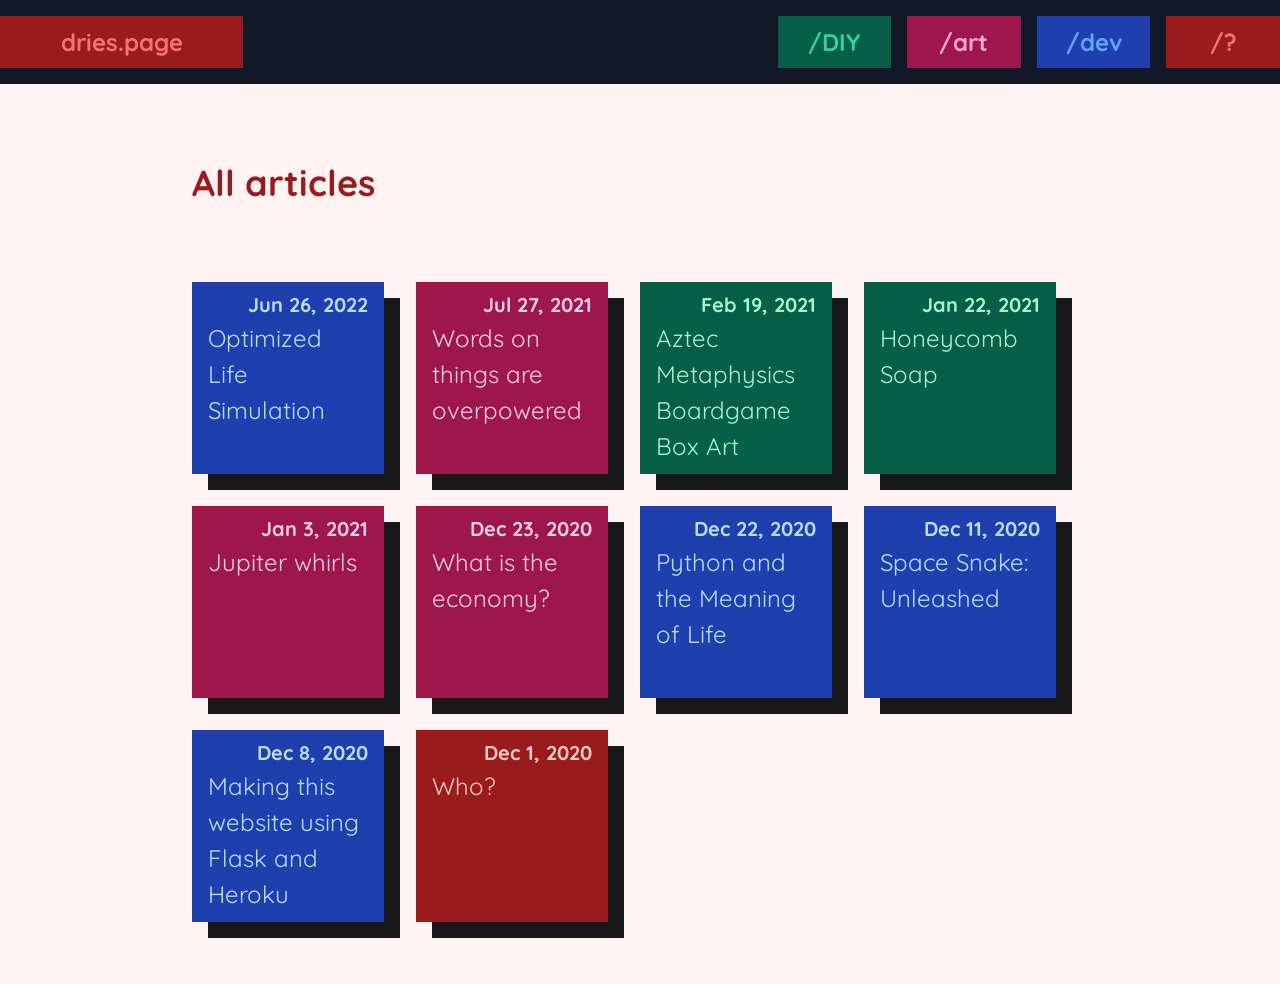
<file: index.html>
<!DOCTYPE html>
<html lang="en">

<head>
    <meta charset="utf-8">
    <meta name="viewport" content="width=device-width, initial-scale=1">
    <title>All articles</title>
    <meta name="author" content="Dries De Decker">
    
<meta name="description" content="Overview of all articles">
<meta name="keywords" content="directory, grid, overview, all, articles, blog, index">

    <link rel="preconnect" href="https://fonts.gstatic.com">
    <link href="https://fonts.googleapis.com/css2?family=Quicksand:wght@500;700&family=Roboto:wght@400;700&family=Space+Mono&display=swap" rel="stylesheet">
    <link rel="stylesheet" href="../static/tailwind/style.css">
    <style>
        ::-moz-selection, ::selection {
          color: white;
          background: red;
        }
      </style>
</head>

<body class="bg-gray-900 dark:bg-black">

    <div class="overviews overflow-hidden grid grid-cols-5 md:grid-cols-10 sm:gap-4 min-h-16 sm:my-4">
        <a href="/home"
            class="col-span-2 break-words whitespace-nowrap text-2xl text-center font-display font-bold p-2 text-red-400 bg-red-800 hover:bg-red-600  focus:bg-red-100">
            dries.page
        </a>

        <div class="current overview invisible bg-gray-400">
            Blank
        </div>

        <div class="current overview invisible ">
        </div>

        <div class="current overview invisible">
            
        </div>

        <div class=" invisible current overview bg-gray-400">
            /games
        </div>

        <a href="/DIY"
        class=" current overview break-words whitespace-nowrap text-2xl text-center font-display font-bold p-2 text-green-400 bg-green-800 hover:bg-green-600 focus:bg-green-100">
            /DIY
        </a>

        <a href="/art"
          class="current overview break-words whitespace-nowrap text-2xl text-center font-display font-bold p-2 text-pink-300 bg-pink-800 hover:bg-pink-600  focus:bg-pink-100">
            /art
        </a>

        <a href="/dev" 
        class="current overview break-words whitespace-nowrap text-2xl text-center font-display font-bold p-2 text-blue-400 bg-blue-800 hover:bg-blue-600 focus:bg-{blue-100">
            /dev
        </a>

        <a href="/who" 
        class="next overview break-words whitespace-nowrap text-2xl text-center font-display font-bold p-2 text-red-400 bg-red-800 hover:bg-red-600 focus:bg-red-100">
            /?
        </a>
    </div>

    <div class="text-lg py-4 px-4 sm:px-16 md:py-8 md:px-20 lg:px-48 bg-red-50 dark:bg-gray-900 dark:text-gray-200 min-h-screen h-full">

        <h1 class="text-red-800 dark:text-gray-200 font-display font-bold text-4xl sm:py-6 lg: py-10">All articles</h1>
        
<div class='flex flex-row flex-wrap -mx-4'><div class='flex-none sm:shadow-sm text-left font-display py-2 px-4 text-blue-200 bg-blue-800 hover:bg-blue-600 focus:bg-blue-100 h-48 w-48 m-2 sm:m-4'><a href=/life2><span class='block text-right font-bold'>Jun 26, 2022</span><h2 class='font-display overflow-hidden h-full text-2xl'>Optimized Life Simulation</h2></a></div><div class='flex-none sm:shadow-sm text-left font-display py-2 px-4 text-pink-200 bg-pink-800 hover:bg-pink-600 focus:bg-pink-100 h-48 w-48 m-2 sm:m-4'><a href=/words><span class='block text-right font-bold'>Jul 27, 2021</span><h2 class='font-display overflow-hidden h-full text-2xl'>Words on things are overpowered</h2></a></div><div class='flex-none sm:shadow-sm text-left font-display py-2 px-4 text-green-200 bg-green-800 hover:bg-green-600 focus:bg-green-100 h-48 w-48 m-2 sm:m-4'><a href=/unweaving><span class='block text-right font-bold'>Feb 19, 2021</span><h2 class='font-display overflow-hidden h-full text-2xl'>Aztec Metaphysics Boardgame Box Art</h2></a></div><div class='flex-none sm:shadow-sm text-left font-display py-2 px-4 text-green-200 bg-green-800 hover:bg-green-600 focus:bg-green-100 h-48 w-48 m-2 sm:m-4'><a href=/soap><span class='block text-right font-bold'>Jan 22, 2021</span><h2 class='font-display overflow-hidden h-full text-2xl'>Honeycomb Soap</h2></a></div><div class='flex-none sm:shadow-sm text-left font-display py-2 px-4 text-pink-200 bg-pink-800 hover:bg-pink-600 focus:bg-pink-100 h-48 w-48 m-2 sm:m-4'><a href=/jupiter><span class='block text-right font-bold'>Jan 3, 2021</span><h2 class='font-display overflow-hidden h-full text-2xl'>Jupiter whirls</h2></a></div><div class='flex-none sm:shadow-sm text-left font-display py-2 px-4 text-pink-200 bg-pink-800 hover:bg-pink-600 focus:bg-pink-100 h-48 w-48 m-2 sm:m-4'><a href=/economy><span class='block text-right font-bold'>Dec 23, 2020</span><h2 class='font-display overflow-hidden h-full text-2xl'>What is the economy?</h2></a></div><div class='flex-none sm:shadow-sm text-left font-display py-2 px-4 text-blue-200 bg-blue-800 hover:bg-blue-600 focus:bg-blue-100 h-48 w-48 m-2 sm:m-4'><a href=/life><span class='block text-right font-bold'>Dec 22, 2020</span><h2 class='font-display overflow-hidden h-full text-2xl'>Python and the Meaning of Life</h2></a></div><div class='flex-none sm:shadow-sm text-left font-display py-2 px-4 text-blue-200 bg-blue-800 hover:bg-blue-600 focus:bg-blue-100 h-48 w-48 m-2 sm:m-4'><a href=/spacesnake><span class='block text-right font-bold'>Dec 11, 2020</span><h2 class='font-display overflow-hidden h-full text-2xl'>Space Snake: Unleashed</h2></a></div><div class='flex-none sm:shadow-sm text-left font-display py-2 px-4 text-blue-200 bg-blue-800 hover:bg-blue-600 focus:bg-blue-100 h-48 w-48 m-2 sm:m-4'><a href=/website><span class='block text-right font-bold'>Dec 8, 2020</span><h2 class='font-display overflow-hidden h-full text-2xl'>Making this website using Flask and Heroku</h2></a></div><div class='flex-none sm:shadow-sm text-left font-display py-2 px-4 text-red-200 bg-red-800 hover:bg-red-600 focus:bg-red-100 h-48 w-48 m-2 sm:m-4'><a href=/who><span class='block text-right font-bold'>Dec 1, 2020</span><h2 class='font-display overflow-hidden h-full text-2xl'>Who?</h2></a></div></div>


    </div>

</body>

</html>
</file>
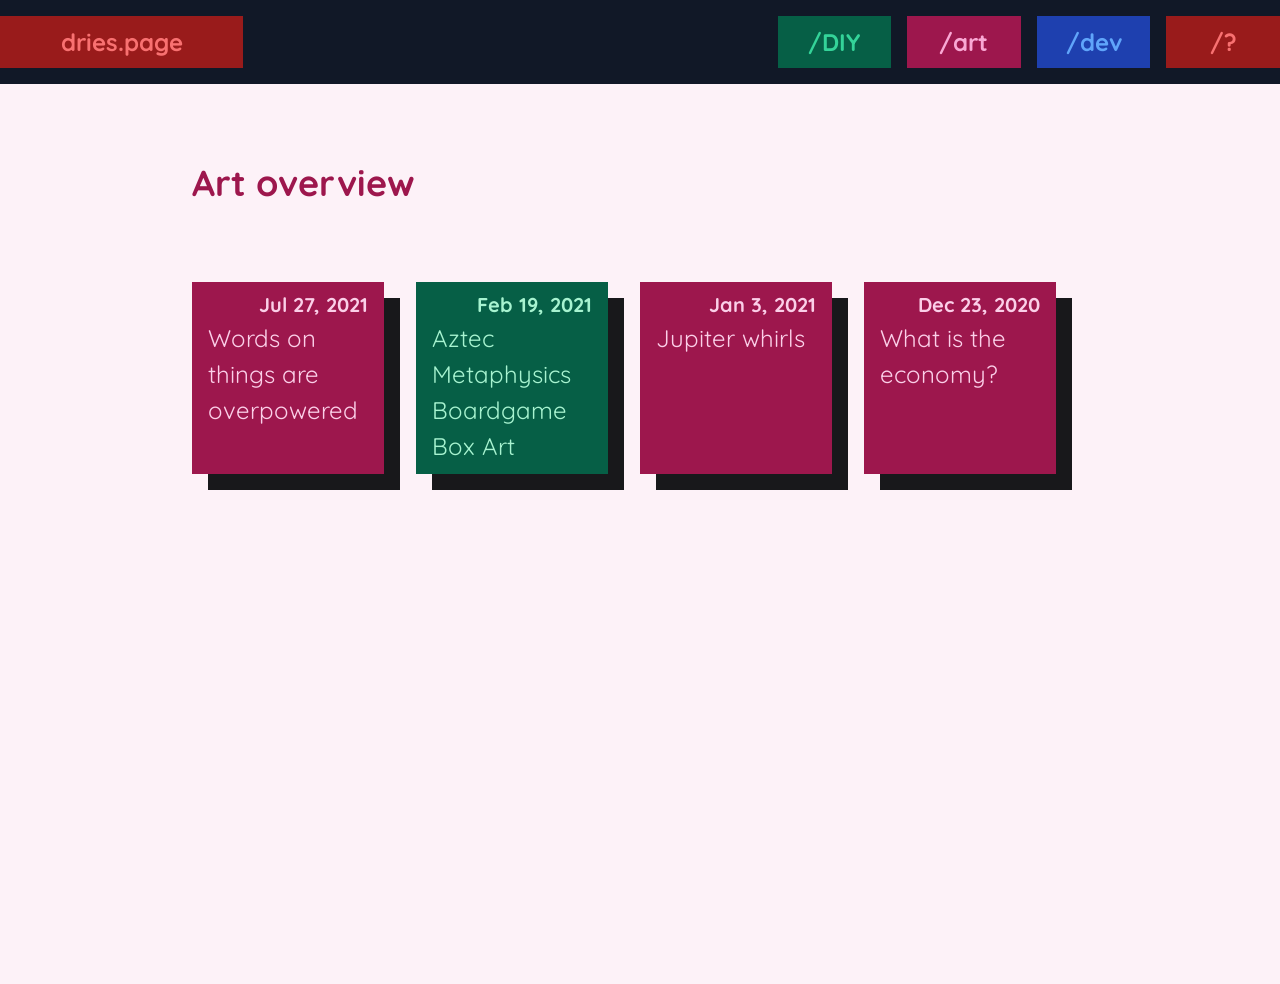
<file: art.html>
<!DOCTYPE html>
<html lang="en">

<head>
    <meta charset="utf-8">
    <meta name="viewport" content="width=device-width, initial-scale=1">
    <title>Art overview</title>
    <meta name="author" content="Dries De Decker">
    
<meta name="description" content="Overview of art">
<meta name="keywords" content="directory, grid, overview, art, blog, articles">

    <link rel="preconnect" href="https://fonts.gstatic.com">
    <link href="https://fonts.googleapis.com/css2?family=Quicksand:wght@500;700&family=Roboto:wght@400;700&family=Space+Mono&display=swap" rel="stylesheet">
    <link rel="stylesheet" href="../static/tailwind/style.css">
    <style>
        ::-moz-selection, ::selection {
          color: white;
          background: pink;
        }
      </style>
</head>

<body class="bg-gray-900 dark:bg-black">

    <div class="overviews overflow-hidden grid grid-cols-5 md:grid-cols-10 sm:gap-4 min-h-16 sm:my-4">
        <a href="/home"
            class="col-span-2 break-words whitespace-nowrap text-2xl text-center font-display font-bold p-2 text-red-400 bg-red-800 hover:bg-red-600  focus:bg-red-100">
            dries.page
        </a>

        <div class="current overview invisible bg-gray-400">
            Blank
        </div>

        <div class="current overview invisible ">
        </div>

        <div class="current overview invisible">
            
        </div>

        <div class=" invisible current overview bg-gray-400">
            /games
        </div>

        <a href="/DIY"
        class=" current overview break-words whitespace-nowrap text-2xl text-center font-display font-bold p-2 text-green-400 bg-green-800 hover:bg-green-600 focus:bg-green-100">
            /DIY
        </a>

        <a href="/art"
          class="current overview break-words whitespace-nowrap text-2xl text-center font-display font-bold p-2 text-pink-300 bg-pink-800 hover:bg-pink-600  focus:bg-pink-100">
            /art
        </a>

        <a href="/dev" 
        class="current overview break-words whitespace-nowrap text-2xl text-center font-display font-bold p-2 text-blue-400 bg-blue-800 hover:bg-blue-600 focus:bg-{blue-100">
            /dev
        </a>

        <a href="/who" 
        class="next overview break-words whitespace-nowrap text-2xl text-center font-display font-bold p-2 text-red-400 bg-red-800 hover:bg-red-600 focus:bg-red-100">
            /?
        </a>
    </div>

    <div class="text-lg py-4 px-4 sm:px-16 md:py-8 md:px-20 lg:px-48 bg-pink-50 dark:bg-gray-900 dark:text-gray-200 min-h-screen h-full">

        <h1 class="text-pink-800 dark:text-gray-200 font-display font-bold text-4xl sm:py-6 lg: py-10">Art overview</h1>
        
<div class='flex flex-row flex-wrap -mx-4'><div class='flex-none sm:shadow-sm text-left font-display py-2 px-4 text-pink-200 bg-pink-800 hover:bg-pink-600 focus:bg-pink-100 h-48 w-48 m-2 sm:m-4'><a href=/words><span class='block text-right font-bold'>Jul 27, 2021</span><h2 class='font-display overflow-hidden h-full text-2xl'>Words on things are overpowered</h2></a></div><div class='flex-none sm:shadow-sm text-left font-display py-2 px-4 text-green-200 bg-green-800 hover:bg-green-600 focus:bg-green-100 h-48 w-48 m-2 sm:m-4'><a href=/unweaving><span class='block text-right font-bold'>Feb 19, 2021</span><h2 class='font-display overflow-hidden h-full text-2xl'>Aztec Metaphysics Boardgame Box Art</h2></a></div><div class='flex-none sm:shadow-sm text-left font-display py-2 px-4 text-pink-200 bg-pink-800 hover:bg-pink-600 focus:bg-pink-100 h-48 w-48 m-2 sm:m-4'><a href=/jupiter><span class='block text-right font-bold'>Jan 3, 2021</span><h2 class='font-display overflow-hidden h-full text-2xl'>Jupiter whirls</h2></a></div><div class='flex-none sm:shadow-sm text-left font-display py-2 px-4 text-pink-200 bg-pink-800 hover:bg-pink-600 focus:bg-pink-100 h-48 w-48 m-2 sm:m-4'><a href=/economy><span class='block text-right font-bold'>Dec 23, 2020</span><h2 class='font-display overflow-hidden h-full text-2xl'>What is the economy?</h2></a></div></div>


    </div>

</body>

</html>
</file>
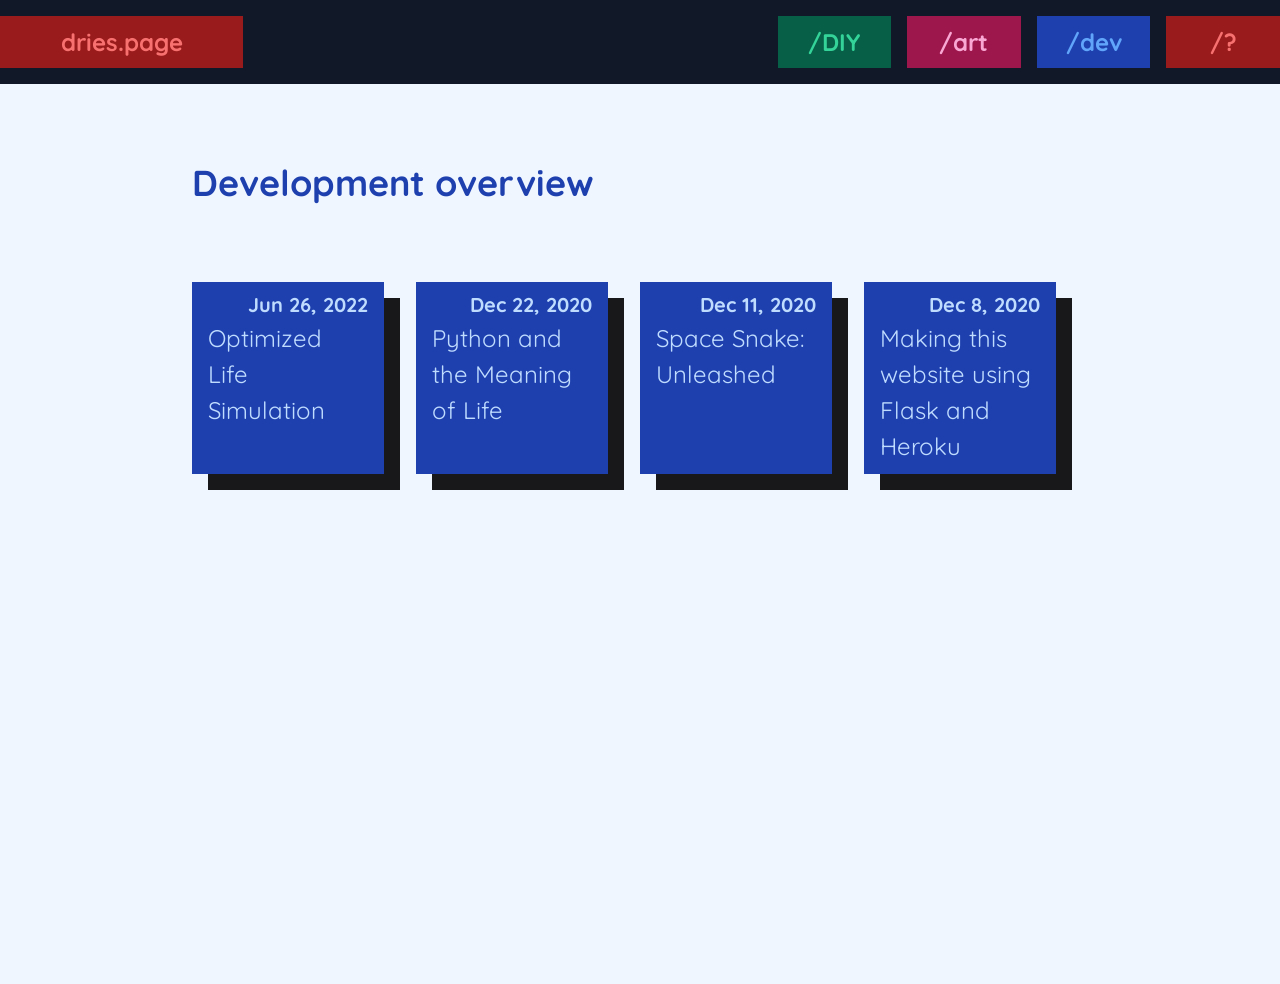
<file: dev.html>
<!DOCTYPE html>
<html lang="en">

<head>
    <meta charset="utf-8">
    <meta name="viewport" content="width=device-width, initial-scale=1">
    <title>Development overview</title>
    <meta name="author" content="Dries De Decker">
    
<meta name="description" content="Overview of all webdev articles">
<meta name="keywords" content="directory, grid, overview, webdev, web, development, web development, blog, index">

    <link rel="preconnect" href="https://fonts.gstatic.com">
    <link href="https://fonts.googleapis.com/css2?family=Quicksand:wght@500;700&family=Roboto:wght@400;700&family=Space+Mono&display=swap" rel="stylesheet">
    <link rel="stylesheet" href="../static/tailwind/style.css">
    <style>
        ::-moz-selection, ::selection {
          color: white;
          background: blue;
        }
      </style>
</head>

<body class="bg-gray-900 dark:bg-black">

    <div class="overviews overflow-hidden grid grid-cols-5 md:grid-cols-10 sm:gap-4 min-h-16 sm:my-4">
        <a href="/home"
            class="col-span-2 break-words whitespace-nowrap text-2xl text-center font-display font-bold p-2 text-red-400 bg-red-800 hover:bg-red-600  focus:bg-red-100">
            dries.page
        </a>

        <div class="current overview invisible bg-gray-400">
            Blank
        </div>

        <div class="current overview invisible ">
        </div>

        <div class="current overview invisible">
            
        </div>

        <div class=" invisible current overview bg-gray-400">
            /games
        </div>

        <a href="/DIY"
        class=" current overview break-words whitespace-nowrap text-2xl text-center font-display font-bold p-2 text-green-400 bg-green-800 hover:bg-green-600 focus:bg-green-100">
            /DIY
        </a>

        <a href="/art"
          class="current overview break-words whitespace-nowrap text-2xl text-center font-display font-bold p-2 text-pink-300 bg-pink-800 hover:bg-pink-600  focus:bg-pink-100">
            /art
        </a>

        <a href="/dev" 
        class="current overview break-words whitespace-nowrap text-2xl text-center font-display font-bold p-2 text-blue-400 bg-blue-800 hover:bg-blue-600 focus:bg-{blue-100">
            /dev
        </a>

        <a href="/who" 
        class="next overview break-words whitespace-nowrap text-2xl text-center font-display font-bold p-2 text-red-400 bg-red-800 hover:bg-red-600 focus:bg-red-100">
            /?
        </a>
    </div>

    <div class="text-lg py-4 px-4 sm:px-16 md:py-8 md:px-20 lg:px-48 bg-blue-50 dark:bg-gray-900 dark:text-gray-200 min-h-screen h-full">

        <h1 class="text-blue-800 dark:text-gray-200 font-display font-bold text-4xl sm:py-6 lg: py-10">Development overview</h1>
        
<div class='flex flex-row flex-wrap -mx-4'><div class='flex-none sm:shadow-sm text-left font-display py-2 px-4 text-blue-200 bg-blue-800 hover:bg-blue-600 focus:bg-blue-100 h-48 w-48 m-2 sm:m-4'><a href=/life2><span class='block text-right font-bold'>Jun 26, 2022</span><h2 class='font-display overflow-hidden h-full text-2xl'>Optimized Life Simulation</h2></a></div><div class='flex-none sm:shadow-sm text-left font-display py-2 px-4 text-blue-200 bg-blue-800 hover:bg-blue-600 focus:bg-blue-100 h-48 w-48 m-2 sm:m-4'><a href=/life><span class='block text-right font-bold'>Dec 22, 2020</span><h2 class='font-display overflow-hidden h-full text-2xl'>Python and the Meaning of Life</h2></a></div><div class='flex-none sm:shadow-sm text-left font-display py-2 px-4 text-blue-200 bg-blue-800 hover:bg-blue-600 focus:bg-blue-100 h-48 w-48 m-2 sm:m-4'><a href=/spacesnake><span class='block text-right font-bold'>Dec 11, 2020</span><h2 class='font-display overflow-hidden h-full text-2xl'>Space Snake: Unleashed</h2></a></div><div class='flex-none sm:shadow-sm text-left font-display py-2 px-4 text-blue-200 bg-blue-800 hover:bg-blue-600 focus:bg-blue-100 h-48 w-48 m-2 sm:m-4'><a href=/website><span class='block text-right font-bold'>Dec 8, 2020</span><h2 class='font-display overflow-hidden h-full text-2xl'>Making this website using Flask and Heroku</h2></a></div></div>


    </div>

</body>

</html>
</file>
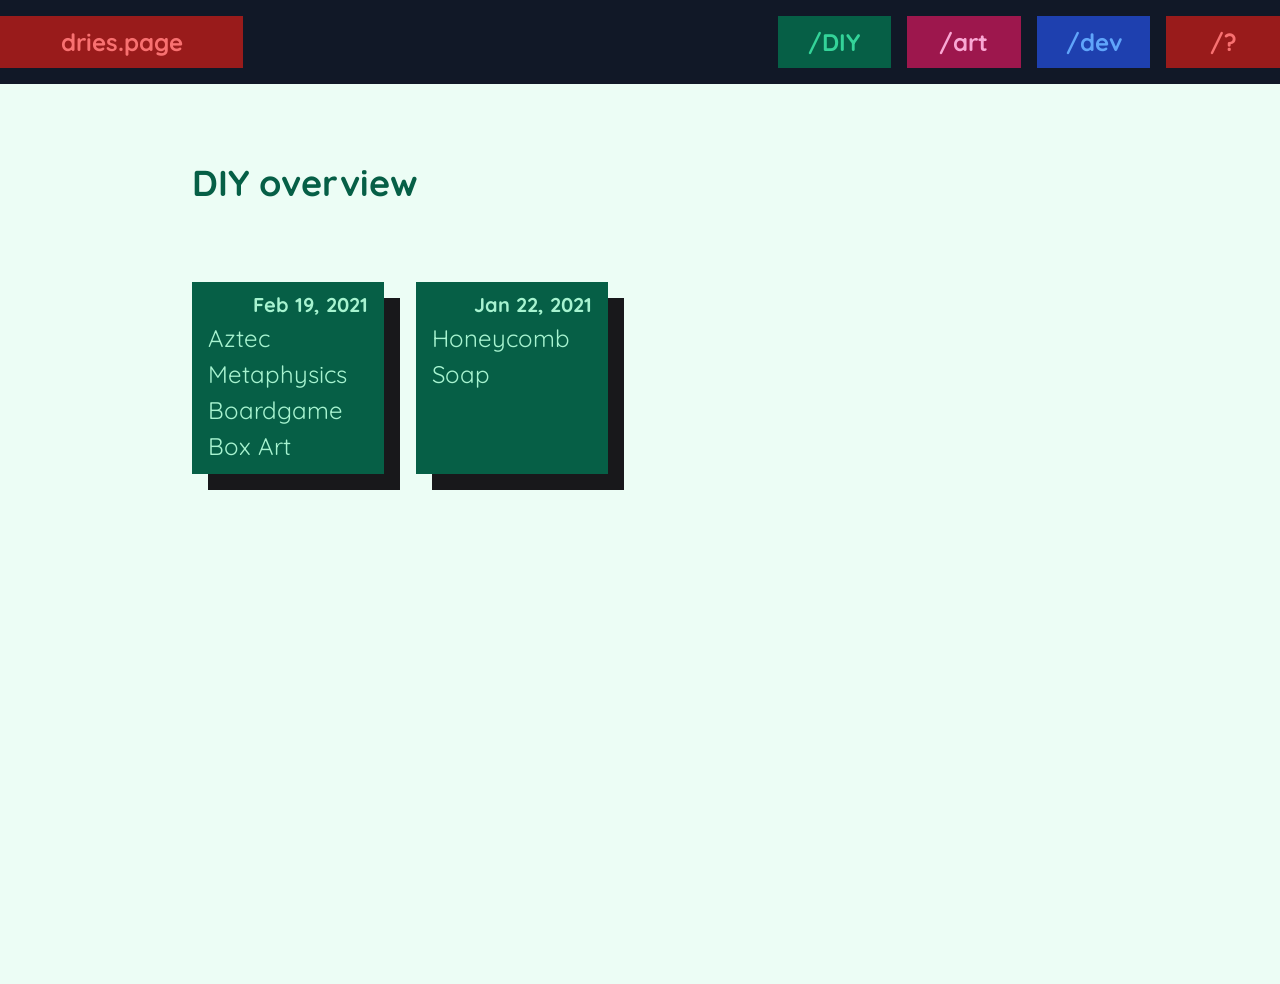
<file: DIY.html>
<!DOCTYPE html>
<html lang="en">

<head>
    <meta charset="utf-8">
    <meta name="viewport" content="width=device-width, initial-scale=1">
    <title>DIY overview</title>
    <meta name="author" content="Dries De Decker">
    
<meta name="description" content="Overview of all articles">
<meta name="keywords" content="directory, grid, overview, reads, articles, writing, blog, index">

    <link rel="preconnect" href="https://fonts.gstatic.com">
    <link href="https://fonts.googleapis.com/css2?family=Quicksand:wght@500;700&family=Roboto:wght@400;700&family=Space+Mono&display=swap" rel="stylesheet">
    <link rel="stylesheet" href="../static/tailwind/style.css">
    <style>
        ::-moz-selection, ::selection {
          color: white;
          background: green;
        }
      </style>
</head>

<body class="bg-gray-900 dark:bg-black">

    <div class="overviews overflow-hidden grid grid-cols-5 md:grid-cols-10 sm:gap-4 min-h-16 sm:my-4">
        <a href="/home"
            class="col-span-2 break-words whitespace-nowrap text-2xl text-center font-display font-bold p-2 text-red-400 bg-red-800 hover:bg-red-600  focus:bg-red-100">
            dries.page
        </a>

        <div class="current overview invisible bg-gray-400">
            Blank
        </div>

        <div class="current overview invisible ">
        </div>

        <div class="current overview invisible">
            
        </div>

        <div class=" invisible current overview bg-gray-400">
            /games
        </div>

        <a href="/DIY"
        class=" current overview break-words whitespace-nowrap text-2xl text-center font-display font-bold p-2 text-green-400 bg-green-800 hover:bg-green-600 focus:bg-green-100">
            /DIY
        </a>

        <a href="/art"
          class="current overview break-words whitespace-nowrap text-2xl text-center font-display font-bold p-2 text-pink-300 bg-pink-800 hover:bg-pink-600  focus:bg-pink-100">
            /art
        </a>

        <a href="/dev" 
        class="current overview break-words whitespace-nowrap text-2xl text-center font-display font-bold p-2 text-blue-400 bg-blue-800 hover:bg-blue-600 focus:bg-{blue-100">
            /dev
        </a>

        <a href="/who" 
        class="next overview break-words whitespace-nowrap text-2xl text-center font-display font-bold p-2 text-red-400 bg-red-800 hover:bg-red-600 focus:bg-red-100">
            /?
        </a>
    </div>

    <div class="text-lg py-4 px-4 sm:px-16 md:py-8 md:px-20 lg:px-48 bg-green-50 dark:bg-gray-900 dark:text-gray-200 min-h-screen h-full">

        <h1 class="text-green-800 dark:text-gray-200 font-display font-bold text-4xl sm:py-6 lg: py-10">DIY overview</h1>
        
<div class='flex flex-row flex-wrap -mx-4'><div class='flex-none sm:shadow-sm text-left font-display py-2 px-4 text-green-200 bg-green-800 hover:bg-green-600 focus:bg-green-100 h-48 w-48 m-2 sm:m-4'><a href=/unweaving><span class='block text-right font-bold'>Feb 19, 2021</span><h2 class='font-display overflow-hidden h-full text-2xl'>Aztec Metaphysics Boardgame Box Art</h2></a></div><div class='flex-none sm:shadow-sm text-left font-display py-2 px-4 text-green-200 bg-green-800 hover:bg-green-600 focus:bg-green-100 h-48 w-48 m-2 sm:m-4'><a href=/soap><span class='block text-right font-bold'>Jan 22, 2021</span><h2 class='font-display overflow-hidden h-full text-2xl'>Honeycomb Soap</h2></a></div></div>


    </div>

</body>

</html>
</file>
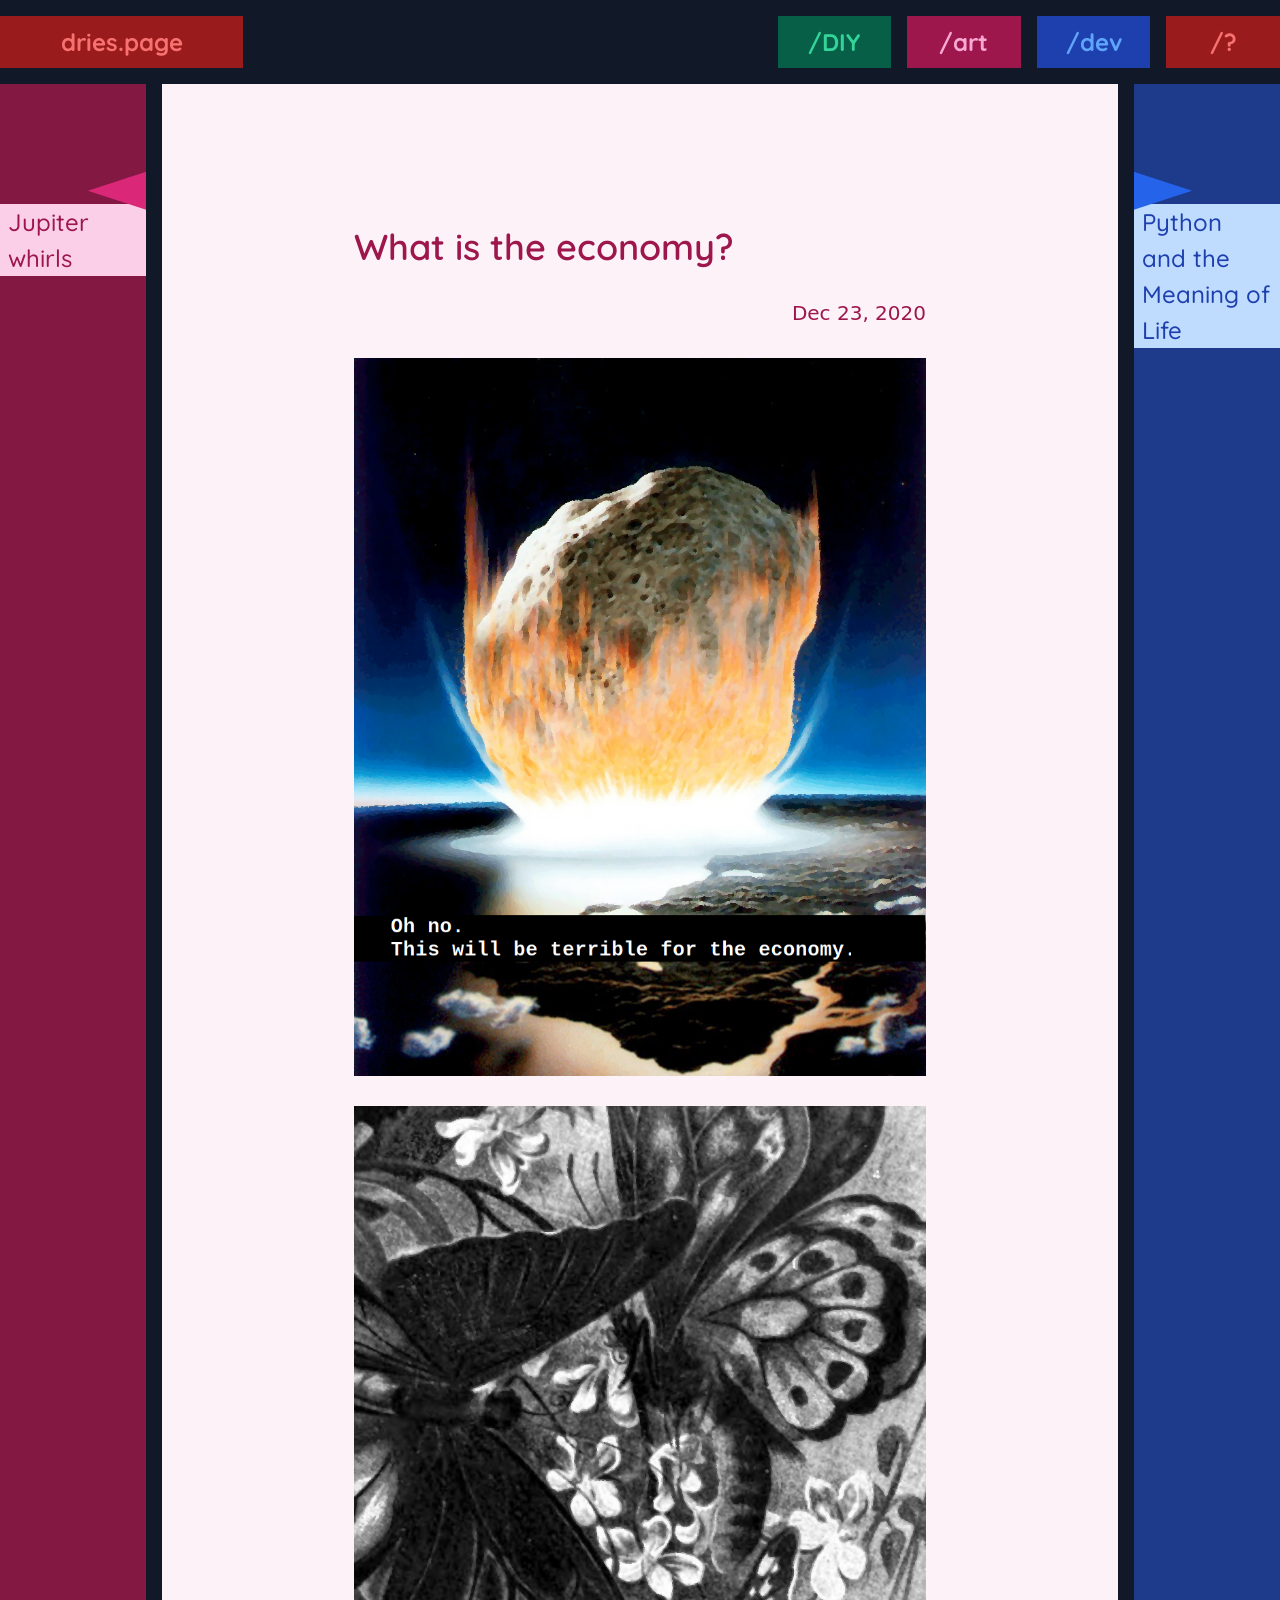
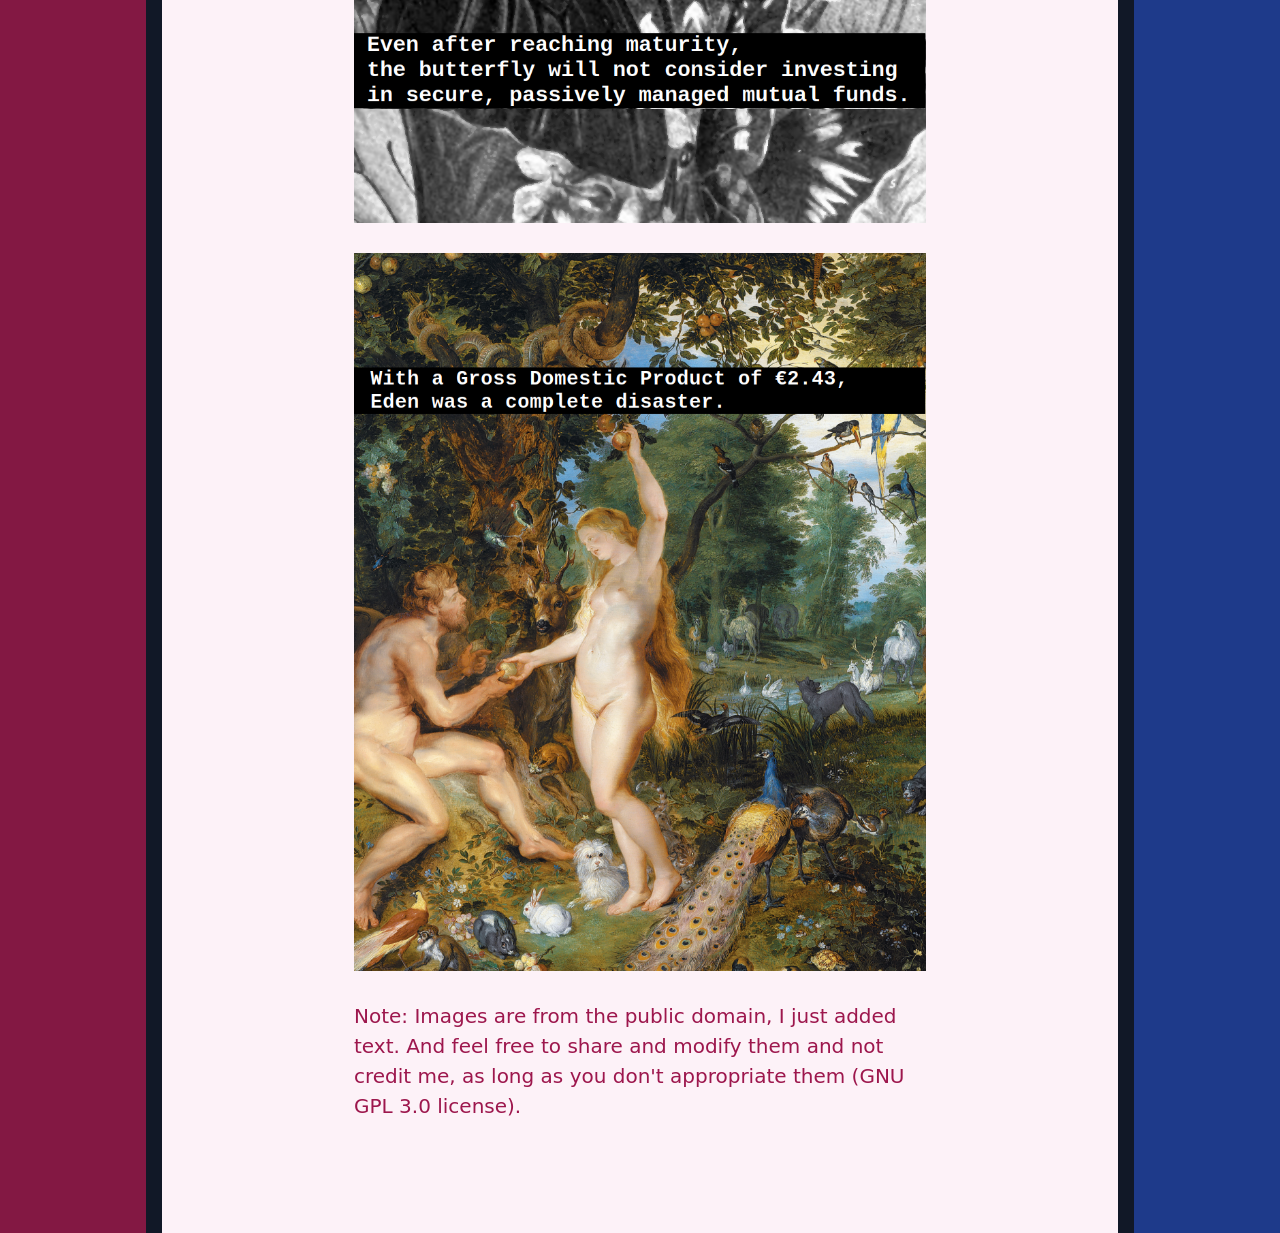
<file: economy.html>
<!DOCTYPE html>
<html lang="en">

<head>
    <meta charset="utf-8">
    <meta name="viewport" content="width=device-width, initial-scale=1.0">
    <title>What is the economy?</title>
    <meta name="author" content="Dries De Decker">
    
<meta name="description" content="Economic commentary pictures.">
<meta name="keywords" content="economy, memes, pictures, art">

    <link rel="preconnect" href="https://fonts.gstatic.com">
    <link href="https://fonts.googleapis.com/css2?family=Quicksand:wght@500;700&family=Roboto:wght@400;700&family=Space+Mono&display=swap" rel="stylesheet"> 
    <link rel="stylesheet" href="../static/tailwind/style.css">
    <style>
      ::-moz-selection, ::selection {
        color: white;
        background: pink;
      }
    </style>
</head>

<body class="bg-gray-900 dark:bg-black">
    <div class="overviews overflow-hidden grid grid-cols-5 md:grid-cols-10 sm:gap-4 min-h-16 sm:my-4">
        <a href="/home"
            class="col-span-2 break-words whitespace-nowrap text-2xl text-center font-display font-bold p-2 text-red-400 bg-red-800 hover:bg-red-600  focus:bg-red-100">
            dries.page
        </a>

        <div class="current overview invisible bg-gray-400">
            Blank
        </div>

        <div class="current overview invisible ">
        </div>

        <div class="current overview invisible">
            
        </div>

        <div class=" invisible current overview bg-gray-400">
            /games
        </div>

        <a href="/DIY"
        class="current overview break-words whitespace-nowrap text-2xl text-center font-display font-bold p-2 text-green-400 bg-green-800 hover:bg-green-600 focus:bg-green-100">
            /DIY
        </a>

        <a href="/art" 
          class="current overview break-words whitespace-nowrap text-2xl text-center font-display font-bold p-2 text-pink-300 bg-pink-800 hover:bg-pink-600  focus:bg-pink-100">
            /art
        </a>

        <a href="/dev" 
        class="current overview break-words whitespace-nowrap text-2xl text-center font-display font-bold p-2 text-blue-400 bg-blue-800 hover:bg-blue-600 focus:bg-blue-100">
            /dev
        </a>

        <a href="/who" 
        class="next overview break-words whitespace-nowrap text-2xl text-center font-display font-bold p-2 text-red-400 bg-red-800 hover:bg-red-600 focus:bg-red-100">
            /?
        </a>
    </div>

    <div class="articles grid grid-cols-10 sm:grid-cols-8 sm:gap-4 h-full">

        <a href="jupiter" 
            class="prev article z-10 overflow-hidden bg-pink-900 hover:bg-pink-700 focus:bg-pink-600">
            <span class="block text-pink-600 focus:text-pink-500 text-12xl overflow-clip sm:align-middle text-right -mr-10">◄</span>
            <div class="invisible md:visible bg-pink-200 hover:bg-pink-100 focus:bg-pink-50 -my-16 md:-my-24"><h3
                class="text-pink-800 font-display break-words md:break-normal font-medium text-2xl sm:my-6 lg: my-10 px-2 align-middle rotate-90 transform sm:rotate-0">
                Jupiter whirls</h3></div>
        </a>

        <div class="current article z-20 bg-pink-50 dark:bg-gray-800 text-pink-800 dark:text-gray-200 col-span-8 sm:col-span-6 p-4 min-h-screen h-full text-lg py-16 md:p-24 lg:px-48">
            <h1 class="font-display font-semibold text-4xl sm:py-6 lg: py-10">What is the economy?</h1>
            <span class="block text-right -mt-8">Dec 23, 2020</span></br>
            <article class="text-pink-800 dark:text-gray-200">
            
    <a href="../../static/img/economy/1.png"> <img style="display:none" src="../../static/img/economy/ld/1.png"><img src="../../static/img/economy/1.png" alt="Economy 1 - asteroid. A picture of an enormous asteroid crashing into earth with the text 'Oh no. This will be terrible for the economy.'" style="background-image: url('../../static/img/economy/ld/1.png')"></img></a>
</br>
    <a href="../../static/img/economy/2.png"> <img style="display:none" src="../../static/img/economy/ld/2.png"><img src="../../static/img/economy/2.png" loading="lazy" alt="Economy 2 - butterfly. A picture of butterflies with the text 'Even after reaching maturity, the butterfly will not consider investing in secure, passively managed mutual funds.'" style="background-image: url('../../static/img/economy/ld/2.png')"></img></a>
</br>
    <a href="../../static/img/economy/3.png"> <img style="display:none" src="../../static/img/economy/ld/3.png"><img src="../../static/img/economy/3.png" loading="lazy" alt="Economy 3 - eden. A picture of adam, eve and animals in paradise with the text 'With a Gross Domestic Product of €2.43, Eden was a complete disaster.'" style="background-image: url('../../static/img/economy/ld/3.png')"></img></a>
</br>

<p>Note: Images are from the public domain, I just added text. And feel free to share and modify them and not credit me, as long as you don't appropriate them (GNU GPL 3.0 license).</p>


            </article>
        </div>

        <a href="life"
            class="next article z-10 overflow-hidden bg-blue-900 hover:bg-blue-700 focus:bg-blue-600">
            <span class="text-blue-600 focus:text-blue-500 text-12xl overflow-clip sm:align-middle -ml-10">►</span>
            <div class="invisible md:visible bg-blue-200 hover:bg-blue-100 focus:bg-blue-50 -my-16 md:-my-24"><h3
                class="text-blue-800 font-display break-words md:break-normal font-medium text-2xl sm:my-6 lg: my-10 px-2 align-middle rotate-90 transform sm:rotate-0">
                Python and the Meaning of Life</h3></div>
        </a>


    </div>

</body>

</html>
</file>
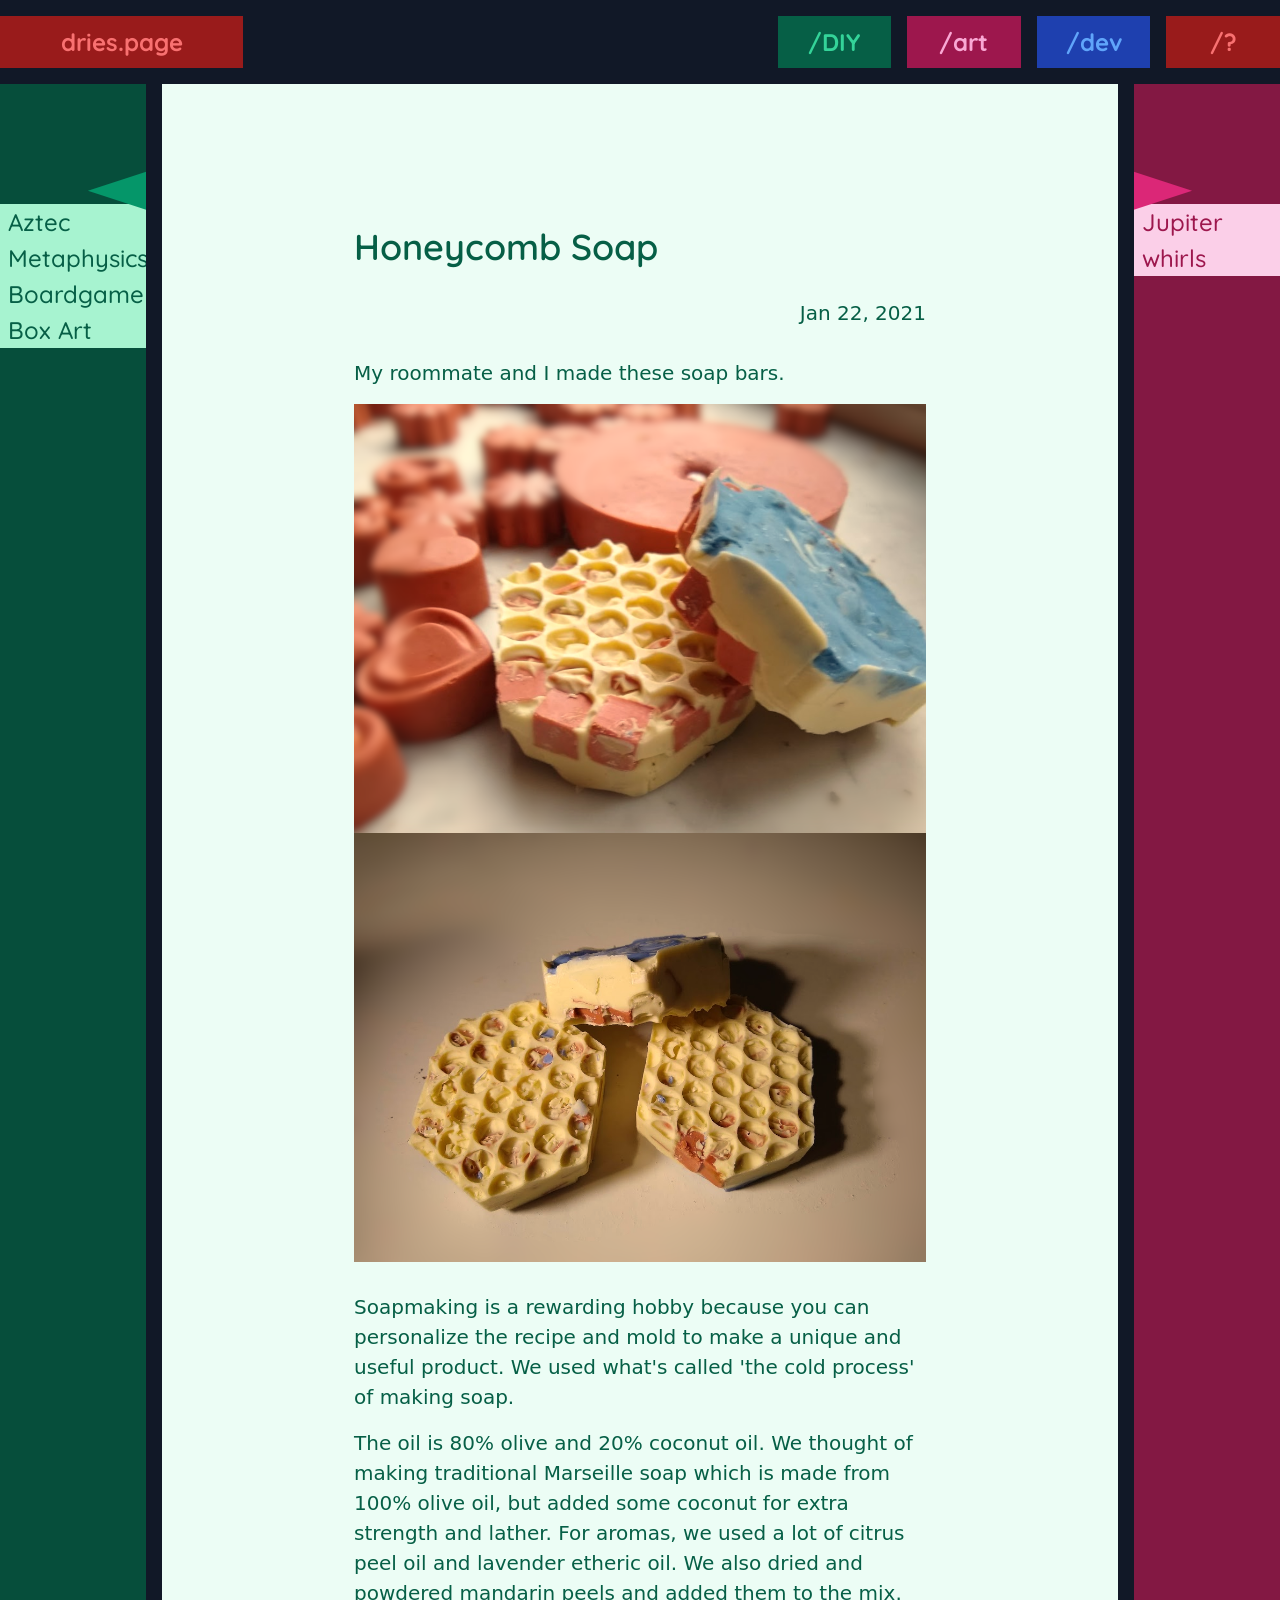
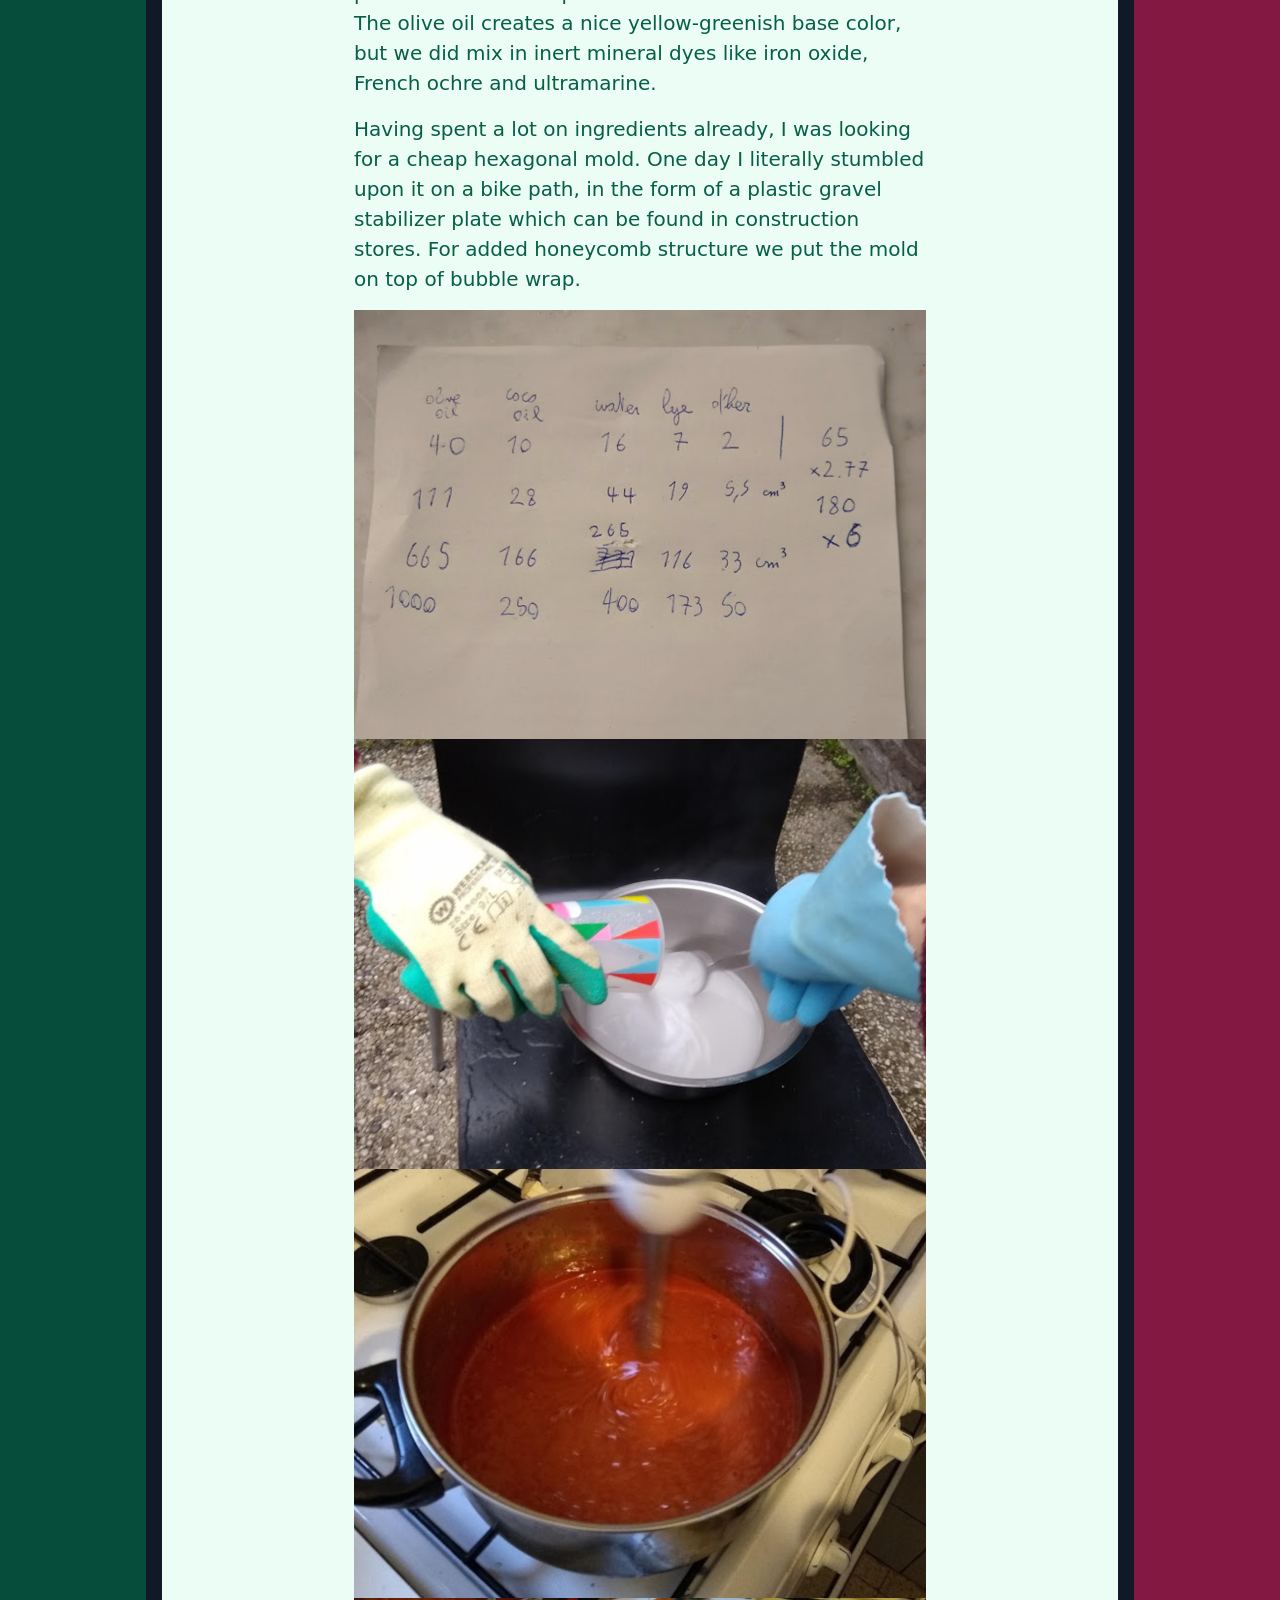
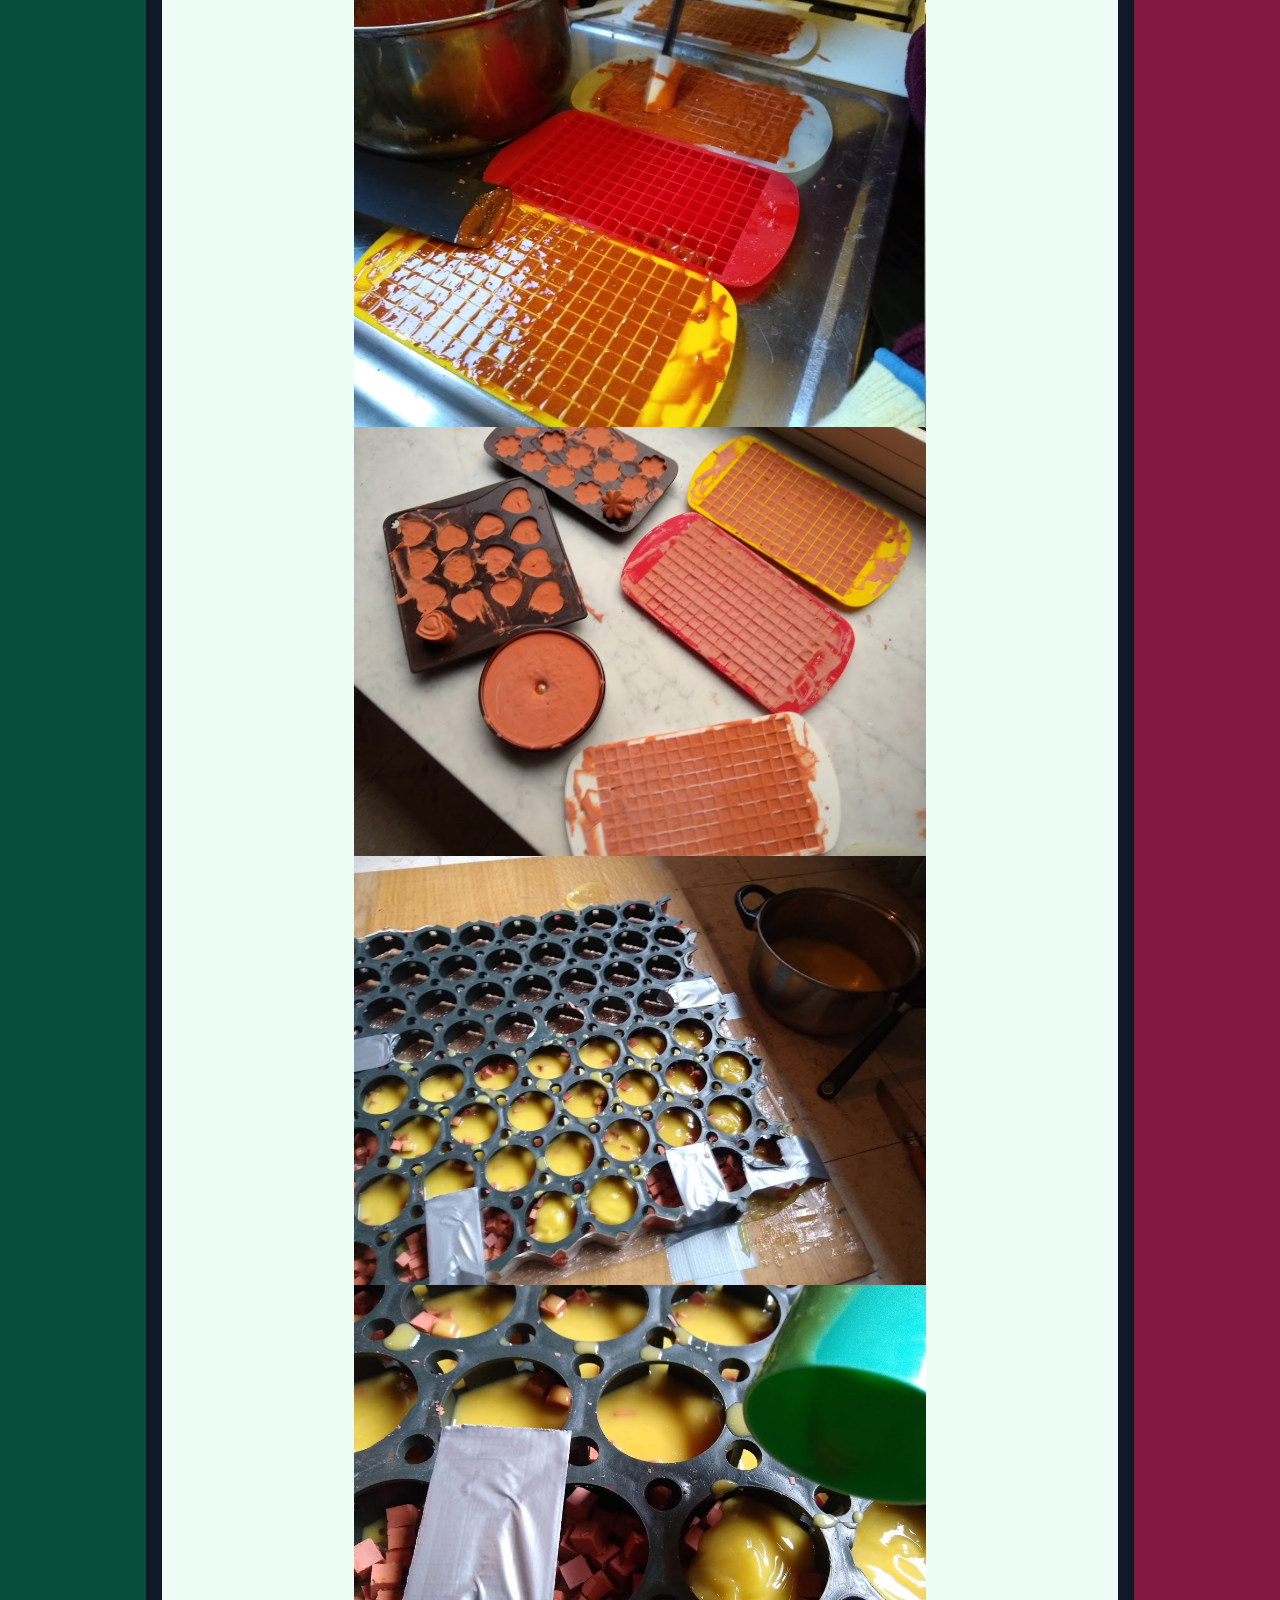
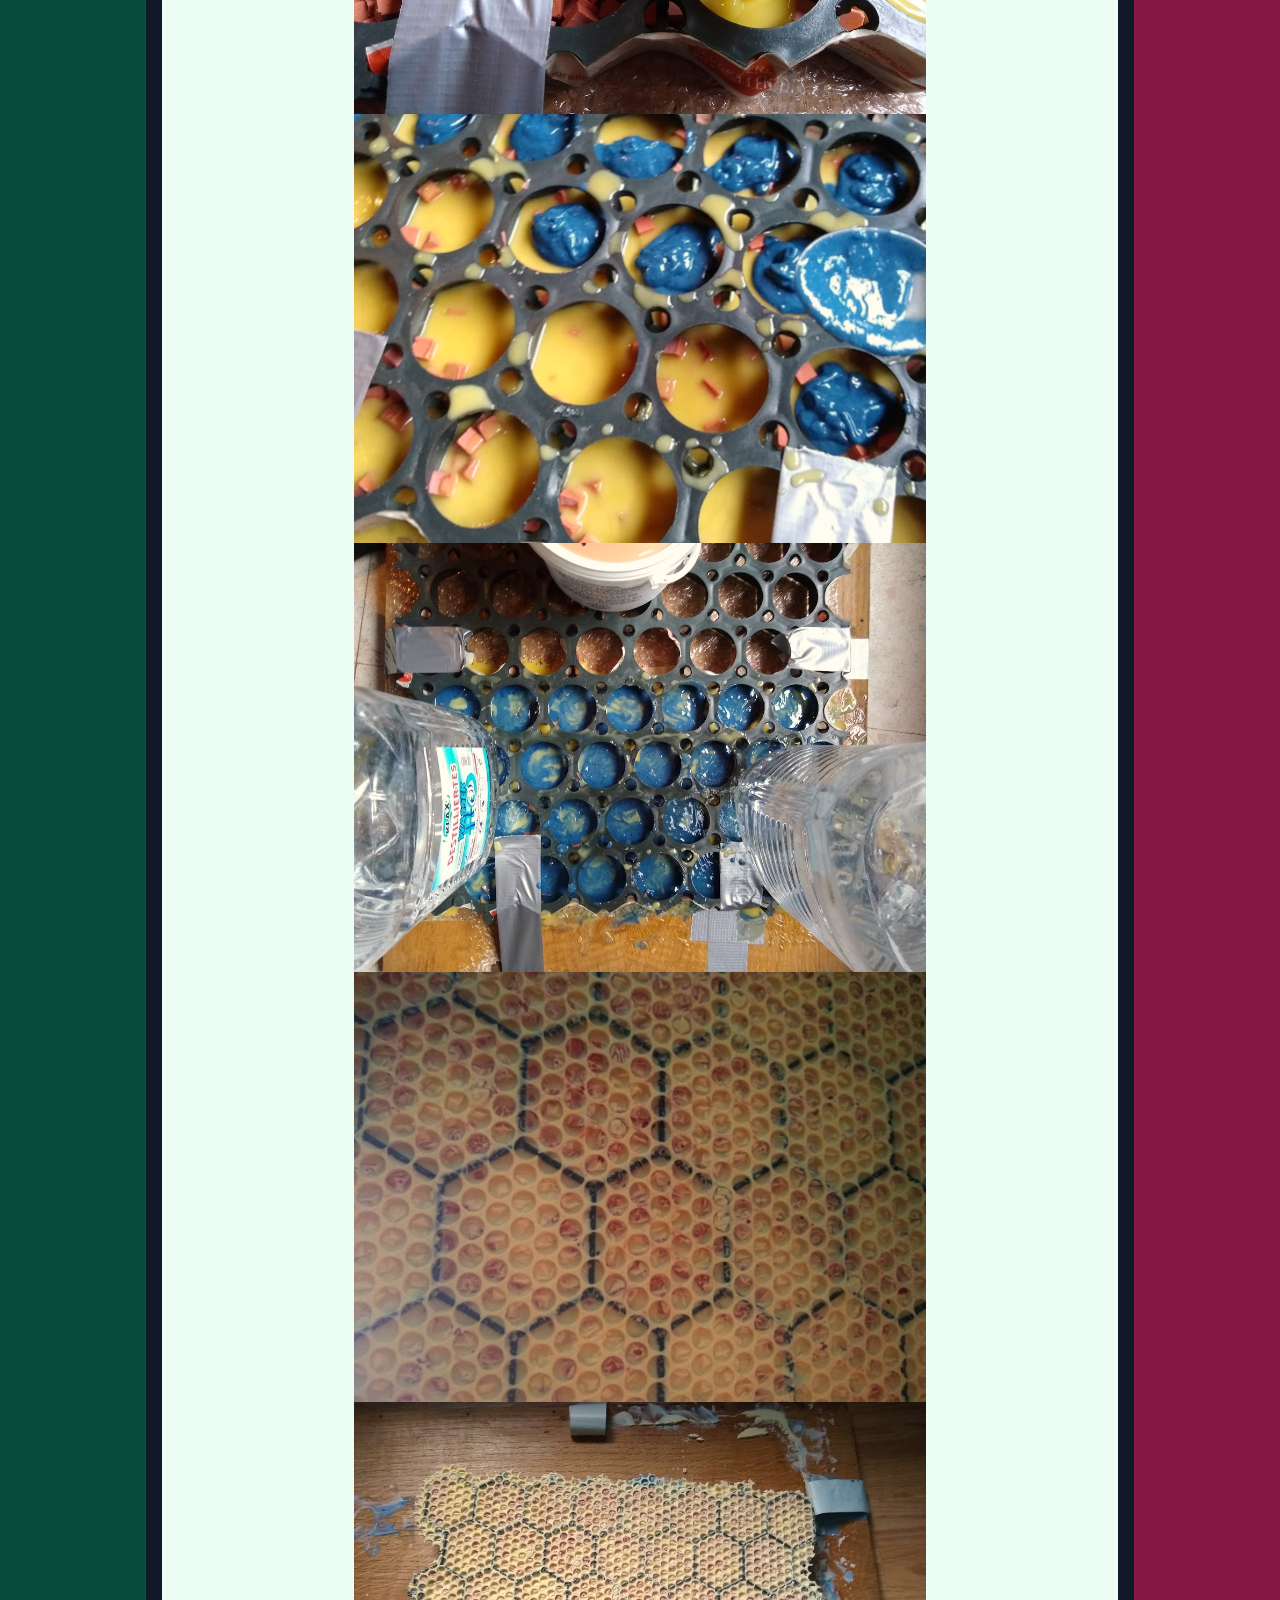
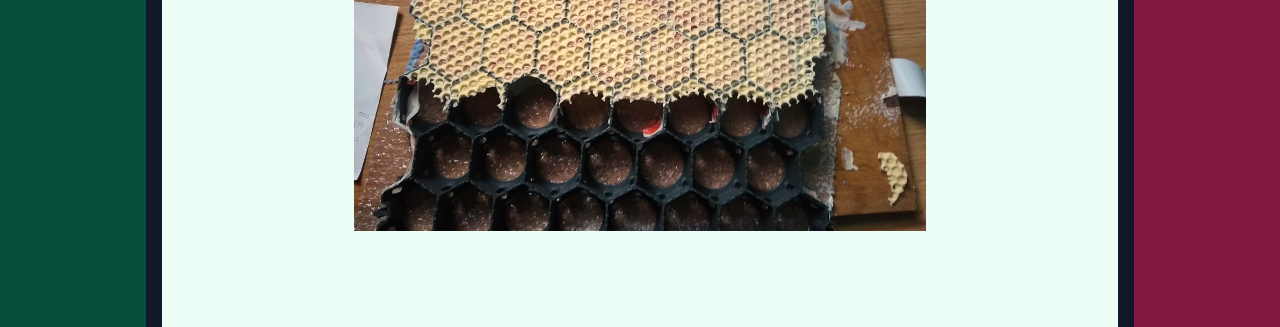
<file: soap.html>
<!DOCTYPE html>
<html lang="en">

<head>
    <meta charset="utf-8">
    <meta name="viewport" content="width=device-width, initial-scale=1.0">
    <title>Honeycomb Soap</title>
    <meta name="author" content="Dries De Decker">
    
<meta name="description" content="Making hexagonal olive oil soap bars">
<meta name="keywords" content="soap, olive oil, cold process, honeycomb soap, hexagons, beehive, bee soap, soapmaking">

    <link rel="preconnect" href="https://fonts.gstatic.com">
    <link href="https://fonts.googleapis.com/css2?family=Quicksand:wght@500;700&family=Roboto:wght@400;700&family=Space+Mono&display=swap" rel="stylesheet"> 
    <link rel="stylesheet" href="../static/tailwind/style.css">
    <style>
      ::-moz-selection, ::selection {
        color: white;
        background: green;
      }
    </style>
</head>

<body class="bg-gray-900 dark:bg-black">
    <div class="overviews overflow-hidden grid grid-cols-5 md:grid-cols-10 sm:gap-4 min-h-16 sm:my-4">
        <a href="/home"
            class="col-span-2 break-words whitespace-nowrap text-2xl text-center font-display font-bold p-2 text-red-400 bg-red-800 hover:bg-red-600  focus:bg-red-100">
            dries.page
        </a>

        <div class="current overview invisible bg-gray-400">
            Blank
        </div>

        <div class="current overview invisible ">
        </div>

        <div class="current overview invisible">
            
        </div>

        <div class=" invisible current overview bg-gray-400">
            /games
        </div>

        <a href="/DIY"
        class="current overview break-words whitespace-nowrap text-2xl text-center font-display font-bold p-2 text-green-400 bg-green-800 hover:bg-green-600 focus:bg-green-100">
            /DIY
        </a>

        <a href="/art" 
          class="current overview break-words whitespace-nowrap text-2xl text-center font-display font-bold p-2 text-pink-300 bg-pink-800 hover:bg-pink-600  focus:bg-pink-100">
            /art
        </a>

        <a href="/dev" 
        class="current overview break-words whitespace-nowrap text-2xl text-center font-display font-bold p-2 text-blue-400 bg-blue-800 hover:bg-blue-600 focus:bg-blue-100">
            /dev
        </a>

        <a href="/who" 
        class="next overview break-words whitespace-nowrap text-2xl text-center font-display font-bold p-2 text-red-400 bg-red-800 hover:bg-red-600 focus:bg-red-100">
            /?
        </a>
    </div>

    <div class="articles grid grid-cols-10 sm:grid-cols-8 sm:gap-4 h-full">

        <a href="unweaving" 
            class="prev article z-10 overflow-hidden bg-green-900 hover:bg-green-700 focus:bg-green-600">
            <span class="block text-green-600 focus:text-green-500 text-12xl overflow-clip sm:align-middle text-right -mr-10">◄</span>
            <div class="invisible md:visible bg-green-200 hover:bg-green-100 focus:bg-green-50 -my-16 md:-my-24"><h3
                class="text-green-800 font-display break-words md:break-normal font-medium text-2xl sm:my-6 lg: my-10 px-2 align-middle rotate-90 transform sm:rotate-0">
                Aztec Metaphysics Boardgame Box Art</h3></div>
        </a>

        <div class="current article z-20 bg-green-50 dark:bg-gray-800 text-green-800 dark:text-gray-200 col-span-8 sm:col-span-6 p-4 min-h-screen h-full text-lg py-16 md:p-24 lg:px-48">
            <h1 class="font-display font-semibold text-4xl sm:py-6 lg: py-10">Honeycomb Soap</h1>
            <span class="block text-right -mt-8">Jan 22, 2021</span></br>
            <article class="text-green-800 dark:text-gray-200">
            

<p>My roommate and I made these soap bars.</p>

<a href="../../static/img/soap/r0.png"> <img style="display:none" src="../../static/img/soap/ld/r0.png"><img src="../../static/img/soap/r0.png" alt="soap bars" style="background-image: url('../../static/img/soap/ld/r0.png')"></img></a>

<a href="../../static/img/soap/r1.png"> <img style="display:none" src="../../static/img/soap/ld/r1.png"><img src="../../static/img/soap/r1.png" alt="soap bars" style="background-image: url('../../static/img/soap/ld/r1.png')"></img></a>

</br>
<p>Soapmaking is a rewarding hobby because you can personalize the recipe and mold to make a unique and useful product. We used what's called 'the cold process' of making soap.</p>
<p>The oil is 80% olive and 20% coconut oil. We thought of making traditional Marseille soap which is made from 100% olive oil, but added some coconut for extra strength and lather. For aromas, we used a lot of citrus peel oil and lavender etheric oil. We also dried and powdered mandarin peels and added them to the mix. The olive oil creates a nice yellow-greenish base color, but we did mix in inert mineral dyes like iron oxide, French ochre and ultramarine.</p>
<p>Having spent a lot on ingredients already, I was looking for a cheap hexagonal mold. One day I literally stumbled upon it on a bike path, in the form of a plastic gravel stabilizer plate which can be found in construction stores. For added honeycomb structure we put the mold on top of bubble wrap.</p>

<a href="../../static/img/soap/p0.png"> <img style="display:none" src="../../static/img/soap/ld/p0.png"><img src="../../static/img/soap/p0.png" loading="lazy" alt="pictures from the soapmaking process" style="background-image: url('../../static/img/soap/ld/p0.png')"></img></a>

<a href="../../static/img/soap/p1.png"> <img style="display:none" src="../../static/img/soap/ld/p1.png"><img src="../../static/img/soap/p1.png" loading="lazy" alt="pictures from the soapmaking process" style="background-image: url('../../static/img/soap/ld/p1.png')"></img></a>
    
<a href="../../static/img/soap/p2.png"> <img style="display:none" src="../../static/img/soap/ld/p2.png"><img src="../../static/img/soap/p2.png" loading="lazy" alt="pictures from the soapmaking process" style="background-image: url('../../static/img/soap/ld/p2.png')"></img></a>

<a href="../../static/img/soap/p3.png"> <img style="display:none" src="../../static/img/soap/ld/p3.png"><img src="../../static/img/soap/p3.png" loading="lazy" alt="pictures from the soapmaking process" style="background-image: url('../../static/img/soap/ld/p3.png')"></img></a>

<a href="../../static/img/soap/p4.png"> <img style="display:none" src="../../static/img/soap/ld/p4.png"><img src="../../static/img/soap/p4.png" loading="lazy" alt="pictures from the soapmaking process" style="background-image: url('../../static/img/soap/ld/p4.png')"></img></a>

<a href="../../static/img/soap/p5.png"> <img style="display:none" src="../../static/img/soap/ld/p5.png"><img src="../../static/img/soap/p5.png" loading="lazy" alt="pictures from the soapmaking process" style="background-image: url('../../static/img/soap/ld/p5.png')"></img></a>

<a href="../../static/img/soap/p6.png"> <img style="display:none" src="../../static/img/soap/ld/p6.png"><img src="../../static/img/soap/p6.png" loading="lazy" alt="pictures from the soapmaking process" style="background-image: url('../../static/img/soap/ld/p6.png')"></img></a>

<a href="../../static/img/soap/p7.png"> <img style="display:none" src="../../static/img/soap/ld/p7.png"><img src="../../static/img/soap/p7.png" loading="lazy" alt="pictures from the soapmaking process" style="background-image: url('../../static/img/soap/ld/p7.png')"></img></a>

<a href="../../static/img/soap/p8.png"> <img style="display:none" src="../../static/img/soap/ld/p8.png"><img src="../../static/img/soap/p8.png" loading="lazy" alt="pictures from the soapmaking process" style="background-image: url('../../static/img/soap/ld/p8.png')"></img></a>

<a href="../../static/img/soap/p9.png"> <img style="display:none" src="../../static/img/soap/ld/p9.png"><img src="../../static/img/soap/p9.png" loading="lazy" alt="pictures from the soapmaking process" style="background-image: url('../../static/img/soap/ld/p9.png')"></img></a>

<a href="../../static/img/soap/p10.png"> <img style="display:none" src="../../static/img/soap/ld/p10.png"><img src="../../static/img/soap/p10.png" loading="lazy" alt="pictures from the soapmaking process" style="background-image: url('../../static/img/soap/ld/p10.png')"></img></a>
    

            </article>
        </div>

        <a href="jupiter"
            class="next article z-10 overflow-hidden bg-pink-900 hover:bg-pink-700 focus:bg-pink-600">
            <span class="text-pink-600 focus:text-pink-500 text-12xl overflow-clip sm:align-middle -ml-10">►</span>
            <div class="invisible md:visible bg-pink-200 hover:bg-pink-100 focus:bg-pink-50 -my-16 md:-my-24"><h3
                class="text-pink-800 font-display break-words md:break-normal font-medium text-2xl sm:my-6 lg: my-10 px-2 align-middle rotate-90 transform sm:rotate-0">
                Jupiter whirls</h3></div>
        </a>


    </div>

</body>

</html>
</file>
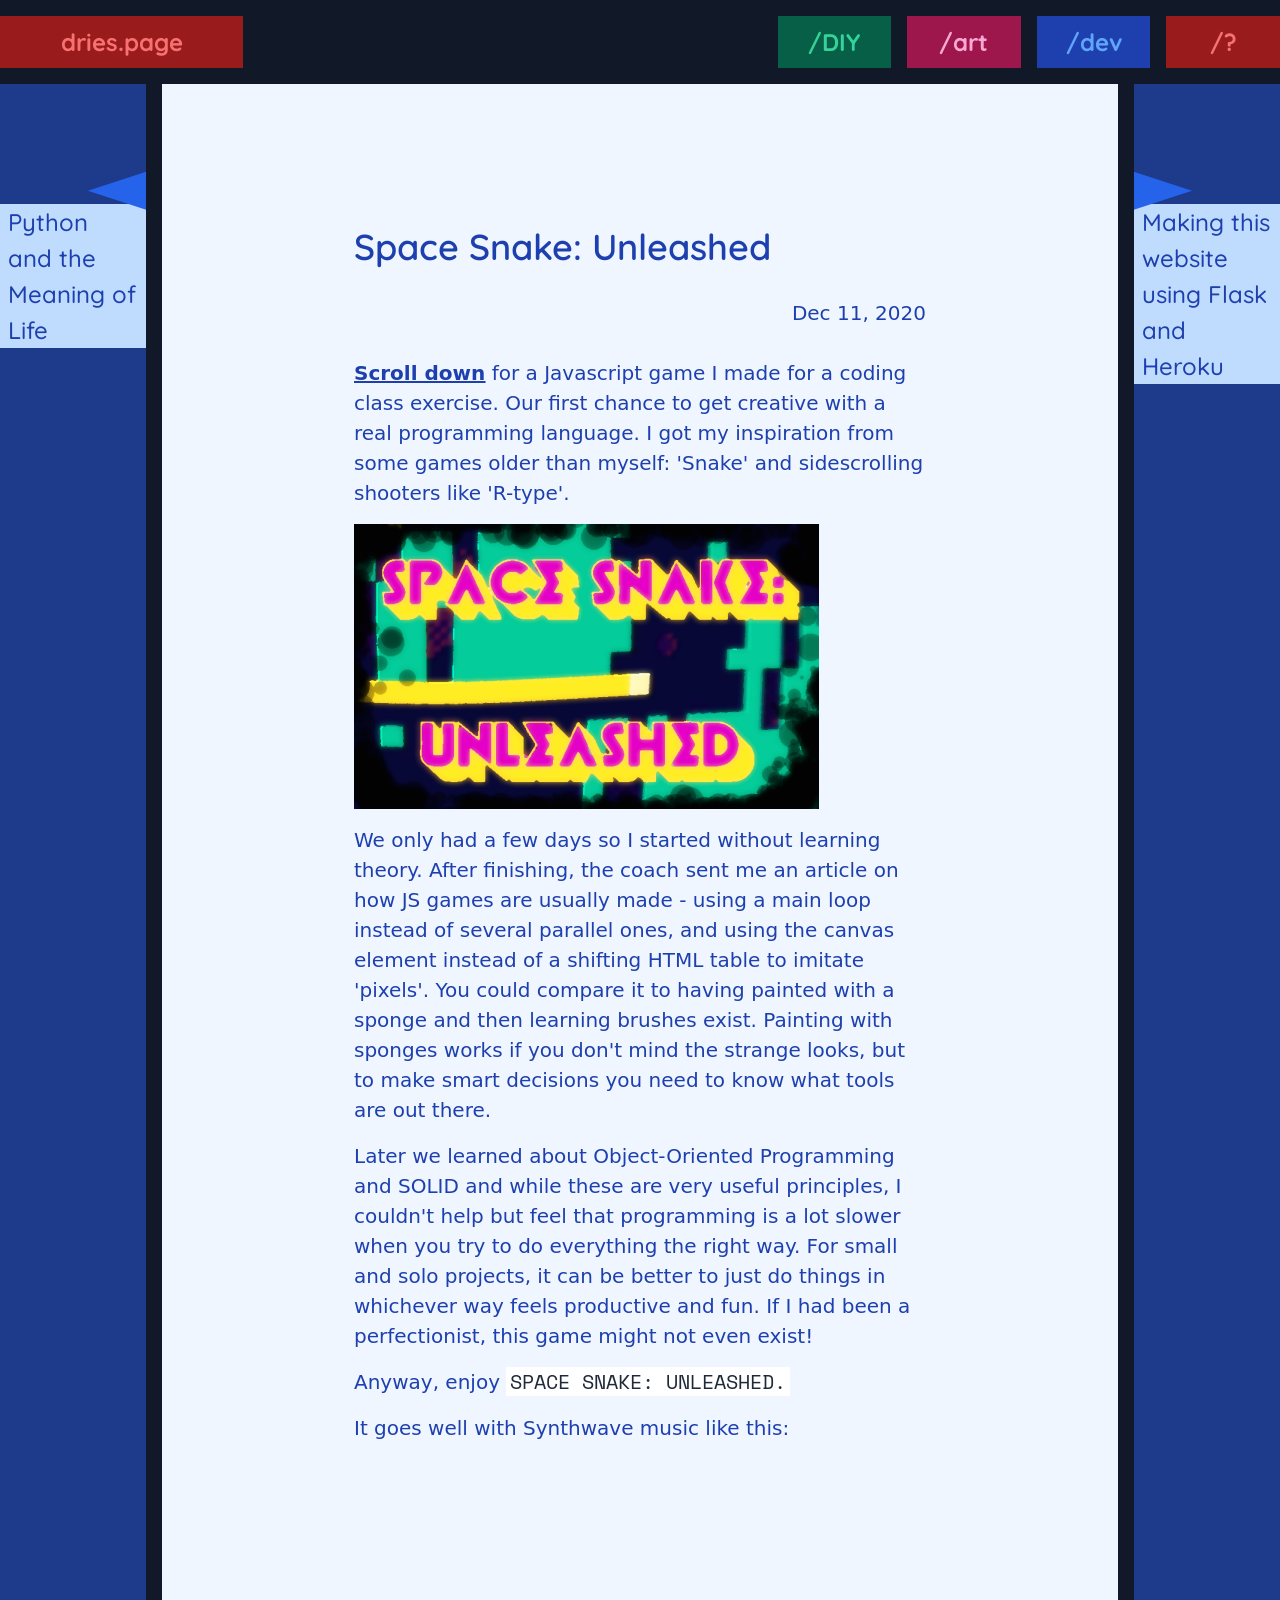
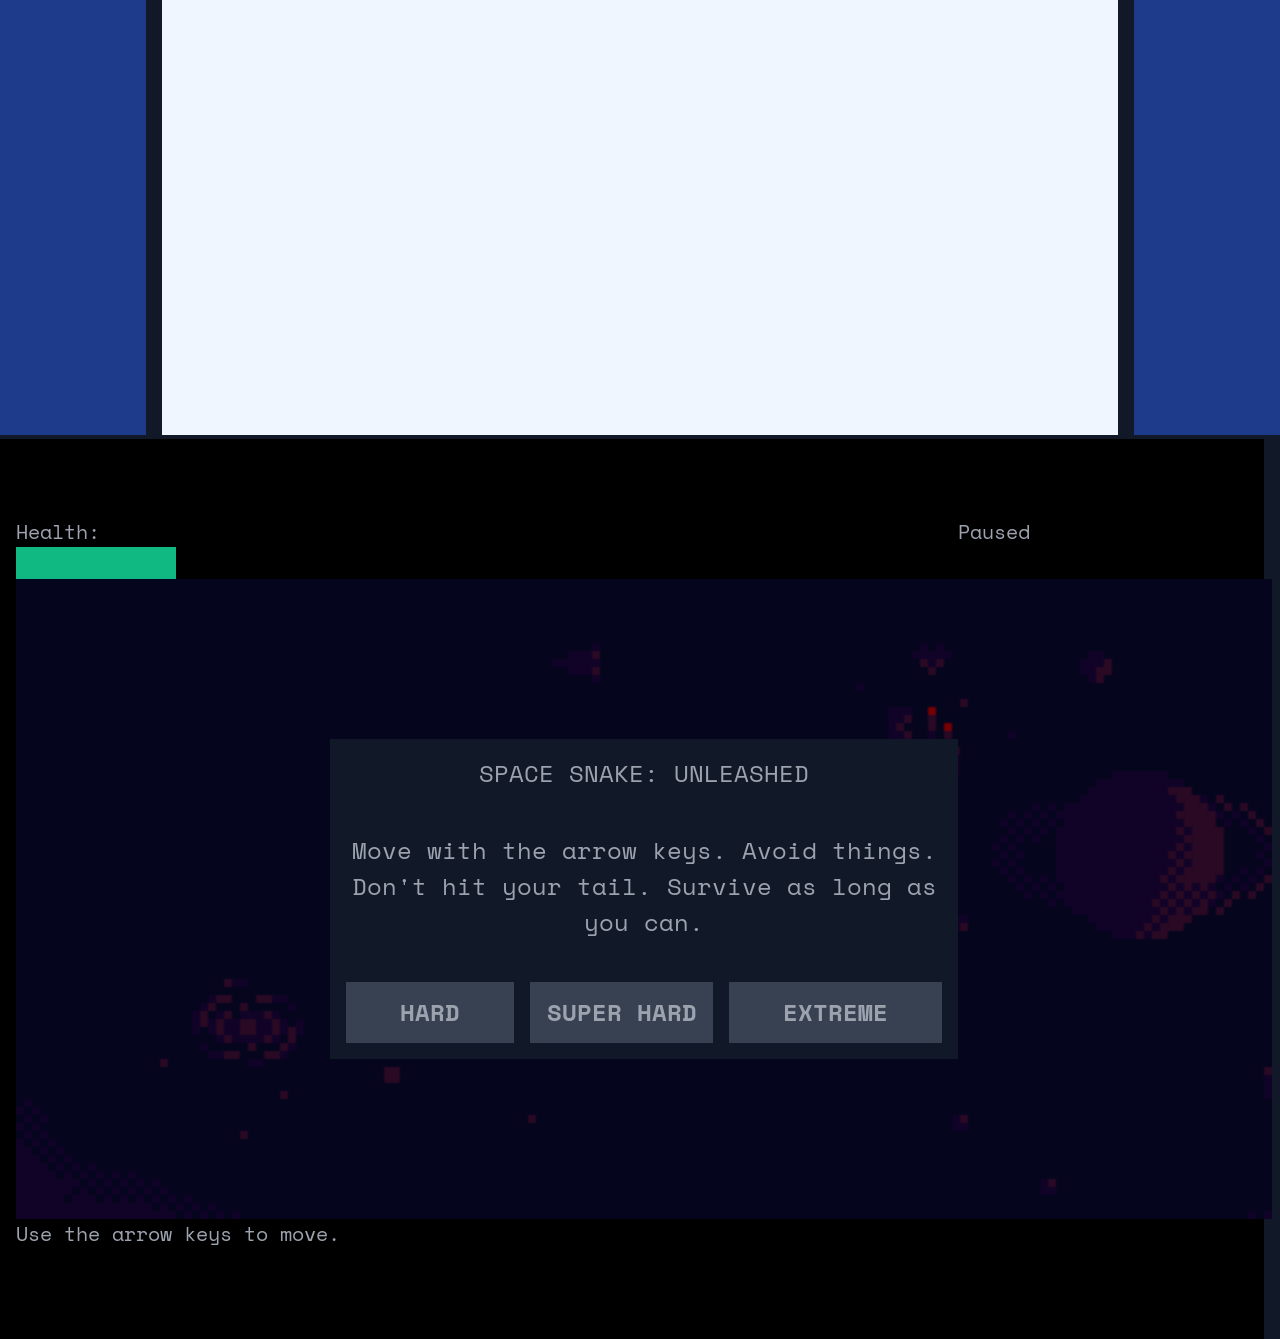
<file: spacesnake.html>
<!DOCTYPE html>
<html lang="en">

<head>
    <meta charset="utf-8">
    <meta name="viewport" content="width=device-width, initial-scale=1.0">
    <title>Space Snake: Unleashed</title>
    <meta name="author" content="Dries De Decker">
    
<meta name="description" content="Blog post on making a JS game.">
<meta name="keywords" content="JavaScript, game, webgame, retro, snake">
<script src="../../static/scripts/spacesnakegame.js" defer></script>
<link rel="stylesheet" href="../../static/tailwind/spacesnake.css" defer>

    <link rel="preconnect" href="https://fonts.gstatic.com">
    <link href="https://fonts.googleapis.com/css2?family=Quicksand:wght@500;700&family=Roboto:wght@400;700&family=Space+Mono&display=swap" rel="stylesheet"> 
    <link rel="stylesheet" href="../static/tailwind/style.css">
    <style>
      ::-moz-selection, ::selection {
        color: white;
        background: blue;
      }
    </style>
</head>

<body class="bg-gray-900 dark:bg-black">
    <div class="overviews overflow-hidden grid grid-cols-5 md:grid-cols-10 sm:gap-4 min-h-16 sm:my-4">
        <a href="/home"
            class="col-span-2 break-words whitespace-nowrap text-2xl text-center font-display font-bold p-2 text-red-400 bg-red-800 hover:bg-red-600  focus:bg-red-100">
            dries.page
        </a>

        <div class="current overview invisible bg-gray-400">
            Blank
        </div>

        <div class="current overview invisible ">
        </div>

        <div class="current overview invisible">
            
        </div>

        <div class=" invisible current overview bg-gray-400">
            /games
        </div>

        <a href="/DIY"
        class="current overview break-words whitespace-nowrap text-2xl text-center font-display font-bold p-2 text-green-400 bg-green-800 hover:bg-green-600 focus:bg-green-100">
            /DIY
        </a>

        <a href="/art" 
          class="current overview break-words whitespace-nowrap text-2xl text-center font-display font-bold p-2 text-pink-300 bg-pink-800 hover:bg-pink-600  focus:bg-pink-100">
            /art
        </a>

        <a href="/dev" 
        class="current overview break-words whitespace-nowrap text-2xl text-center font-display font-bold p-2 text-blue-400 bg-blue-800 hover:bg-blue-600 focus:bg-blue-100">
            /dev
        </a>

        <a href="/who" 
        class="next overview break-words whitespace-nowrap text-2xl text-center font-display font-bold p-2 text-red-400 bg-red-800 hover:bg-red-600 focus:bg-red-100">
            /?
        </a>
    </div>

    <div class="articles grid grid-cols-10 sm:grid-cols-8 sm:gap-4 h-full">

        <a href="life" 
            class="prev article z-10 overflow-hidden bg-blue-900 hover:bg-blue-700 focus:bg-blue-600">
            <span class="block text-blue-600 focus:text-blue-500 text-12xl overflow-clip sm:align-middle text-right -mr-10">◄</span>
            <div class="invisible md:visible bg-blue-200 hover:bg-blue-100 focus:bg-blue-50 -my-16 md:-my-24"><h3
                class="text-blue-800 font-display break-words md:break-normal font-medium text-2xl sm:my-6 lg: my-10 px-2 align-middle rotate-90 transform sm:rotate-0">
                Python and the Meaning of Life</h3></div>
        </a>

        <div class="current article z-20 bg-blue-50 dark:bg-gray-800 text-blue-800 dark:text-gray-200 col-span-8 sm:col-span-6 p-4 min-h-screen h-full text-lg py-16 md:p-24 lg:px-48">
            <h1 class="font-display font-semibold text-4xl sm:py-6 lg: py-10">Space Snake: Unleashed</h1>
            <span class="block text-right -mt-8">Dec 11, 2020</span></br>
            <article class="text-blue-800 dark:text-gray-200">
            

<div class="flex flex-wrap">
<div class="flex-1 min-w-1/2 "><p><a href="#game"><u>Scroll down</u></a> for a Javascript game I made for a coding class exercise. Our first chance to get creative with a real programming language. I got my inspiration from some games older than myself: 'Snake' and sidescrolling shooters like 'R-type'.</p></div>
<div class="flex-initial"><img src="../../static/img/spacesnake.png"
alt="Teaser image for Space Snake: Unleashed."></div>
</div>

</p>We only had a few days so I started without learning theory. After finishing, the coach sent me an article on how JS games are usually made - using a main loop instead of several parallel ones, and using the canvas element instead of a shifting HTML table to imitate 'pixels'. You could compare it to having painted with a sponge and then learning brushes exist. Painting with sponges works if you don't mind the strange looks, but to make smart decisions you need to know what tools are out there.</p>
</p>Later we learned about Object-Oriented Programming and SOLID and while these are very useful principles, I couldn't help but feel that programming is a lot slower when you try to do everything the right way. For small and solo projects, it can be better to just do things in whichever way feels productive and fun. If I had been a perfectionist, this game might not even exist!</p>
</p>Anyway, enjoy <code>SPACE SNAKE: UNLEASHED.</code></p>
<p>It goes well with Synthwave music like this:</p>
<iframe width="100%" height="450" scrolling="no" frameborder="no" allow="autoplay" src="https://w.soundcloud.com/player/?url=https%3A//api.soundcloud.com/playlists/1176814783&color=%23ffb806&auto_play=false&hide_related=true&show_comments=false&show_user=false&show_reposts=false&show_teaser=false"></iframe>
</br>

<div id="cinema" class="relative">
<div class="bg-black" style="  height: 100vh;
width: calc(100vw - 16px);
position: absolute;
left: 50%;
margin-left: -50vw;
top: 100px;
right: 0;
margin-top: auto;">
</div>
<div class="font-mono text-lg text-gray-400 grid grid-cols-1 mt-8" style="  height: 640px;
width: 1256px;
position: absolute;
left: 50%;
margin-left: -624px;
top: calc(100px - 192px + 30vh);
margin-top: auto;">
    <div id="spacesnakegameui" class="col-span-1 grid grid-cols-4">
        <div class="col-span-1">Health: <table>
                <tr>
                    <td class="healthblock py-4 px-4 bg-green-500"></td>
                    <td class="healthblock py-4 px-4 bg-green-500"></td>
                    <td class="healthblock py-4 px-4 bg-green-500"></td>
                    <td class="healthblock py-4 px-4 bg-gray-500"></td>
                    <td class="healthblock py-4 px-4 bg-gray-500"></td>
                </tr>
            </table>
        </div>
        <div id='wavemsg' class="col-span-1"></div>
        <div id='difficulty' class="col-span-1"></div>
        <div id="gametime" class="col-span-1">Paused</div>
    </div>
    <container class="relative invisible lg:visible">

        <div id="background" class="absolute visible top-0 bottom-0 left-0 right-0 bg-cover"
            style="background-image:url('../../static/img/spacesnakebg.png')"></div>
        <div id="game" class="static mx-auto col-span-1 visible"></div>
        <div id="menu"
            class="visible absolute top-1/4 bottom-1/4 left-1/4  right-1/4 grid cols-3 gap-4 bg-gray-900 text-2xl text-center px-4 py-4">
            <div class="absolute p-32 text-center visible lg:invisible bg-red-800">This game is not made for small screens. It's played with the arrow keys, so try it on a laptop or desktop!</div>
            <span class="col-span-3"> SPACE SNAKE: UNLEASHED</span>
            <span id="menutext" class="col-span-3">Move with the arrow keys. Avoid things. Don't hit your tail.
                Survive as long as
                you can.</span>
            <button id="normal"
                class="col-span-1 bg-gray-700 font-bold hover:text-gray-800 hover:bg-yellow-300 focus:bg-gray-600 focus:text-white">HARD</button>
            <button id="hard"
                class="col-span-1 bg-gray-700 font-bold hover:text-gray-800 hover:bg-yellow-300 focus:bg-gray-600 focus:text-white">SUPER
                HARD</button>
            <button id="extreme"
                class="col-span-1 bg-gray-700 font-bold hover:text-gray-800 hover:bg-yellow-300 focus:bg-gray-600 focus:text-white">EXTREME</button>
        </div>
    </container>
    <div id="gamemsg" class="col-span-1">Use the arrow keys to move.</div>
</div>
</div>

            </article>
        </div>

        <a href="website"
            class="next article z-10 overflow-hidden bg-blue-900 hover:bg-blue-700 focus:bg-blue-600">
            <span class="text-blue-600 focus:text-blue-500 text-12xl overflow-clip sm:align-middle -ml-10">►</span>
            <div class="invisible md:visible bg-blue-200 hover:bg-blue-100 focus:bg-blue-50 -my-16 md:-my-24"><h3
                class="text-blue-800 font-display break-words md:break-normal font-medium text-2xl sm:my-6 lg: my-10 px-2 align-middle rotate-90 transform sm:rotate-0">
                Making this website using Flask and Heroku</h3></div>
        </a>


    </div>

</body>

</html>
</file>
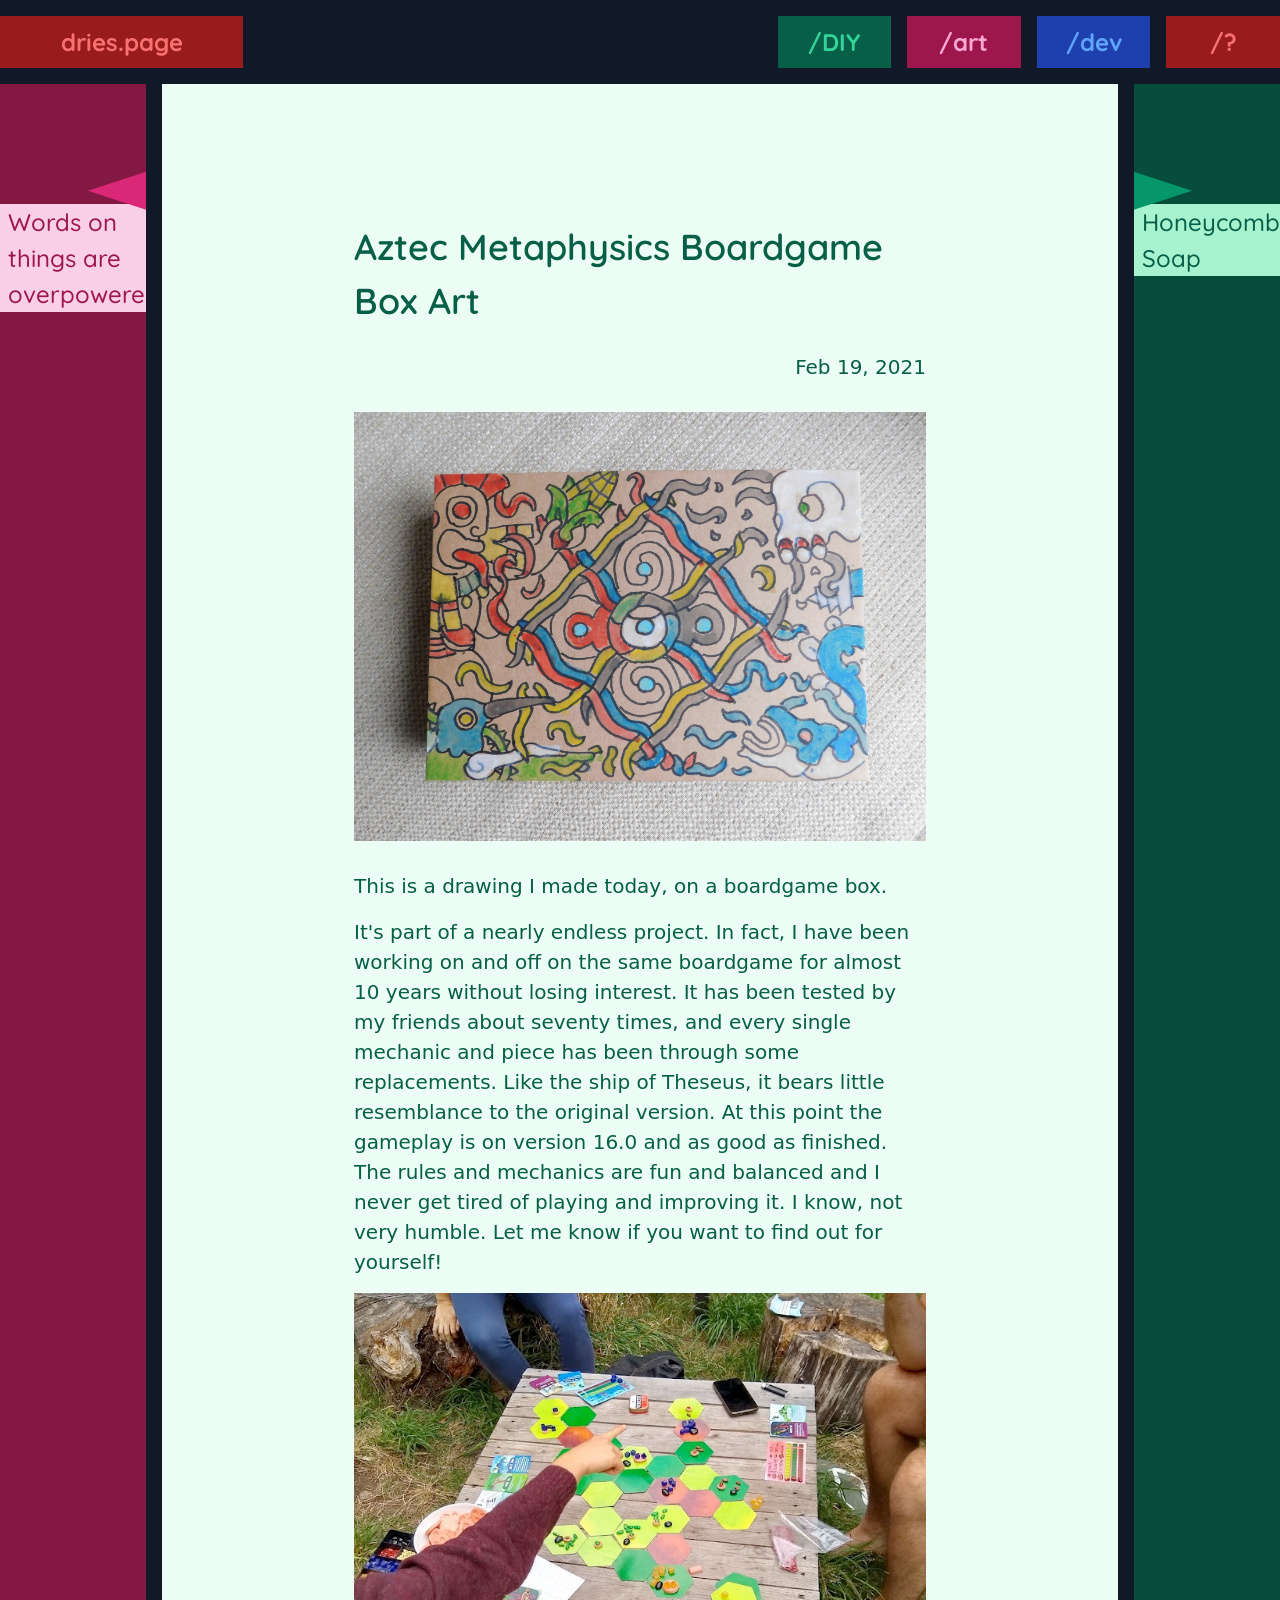
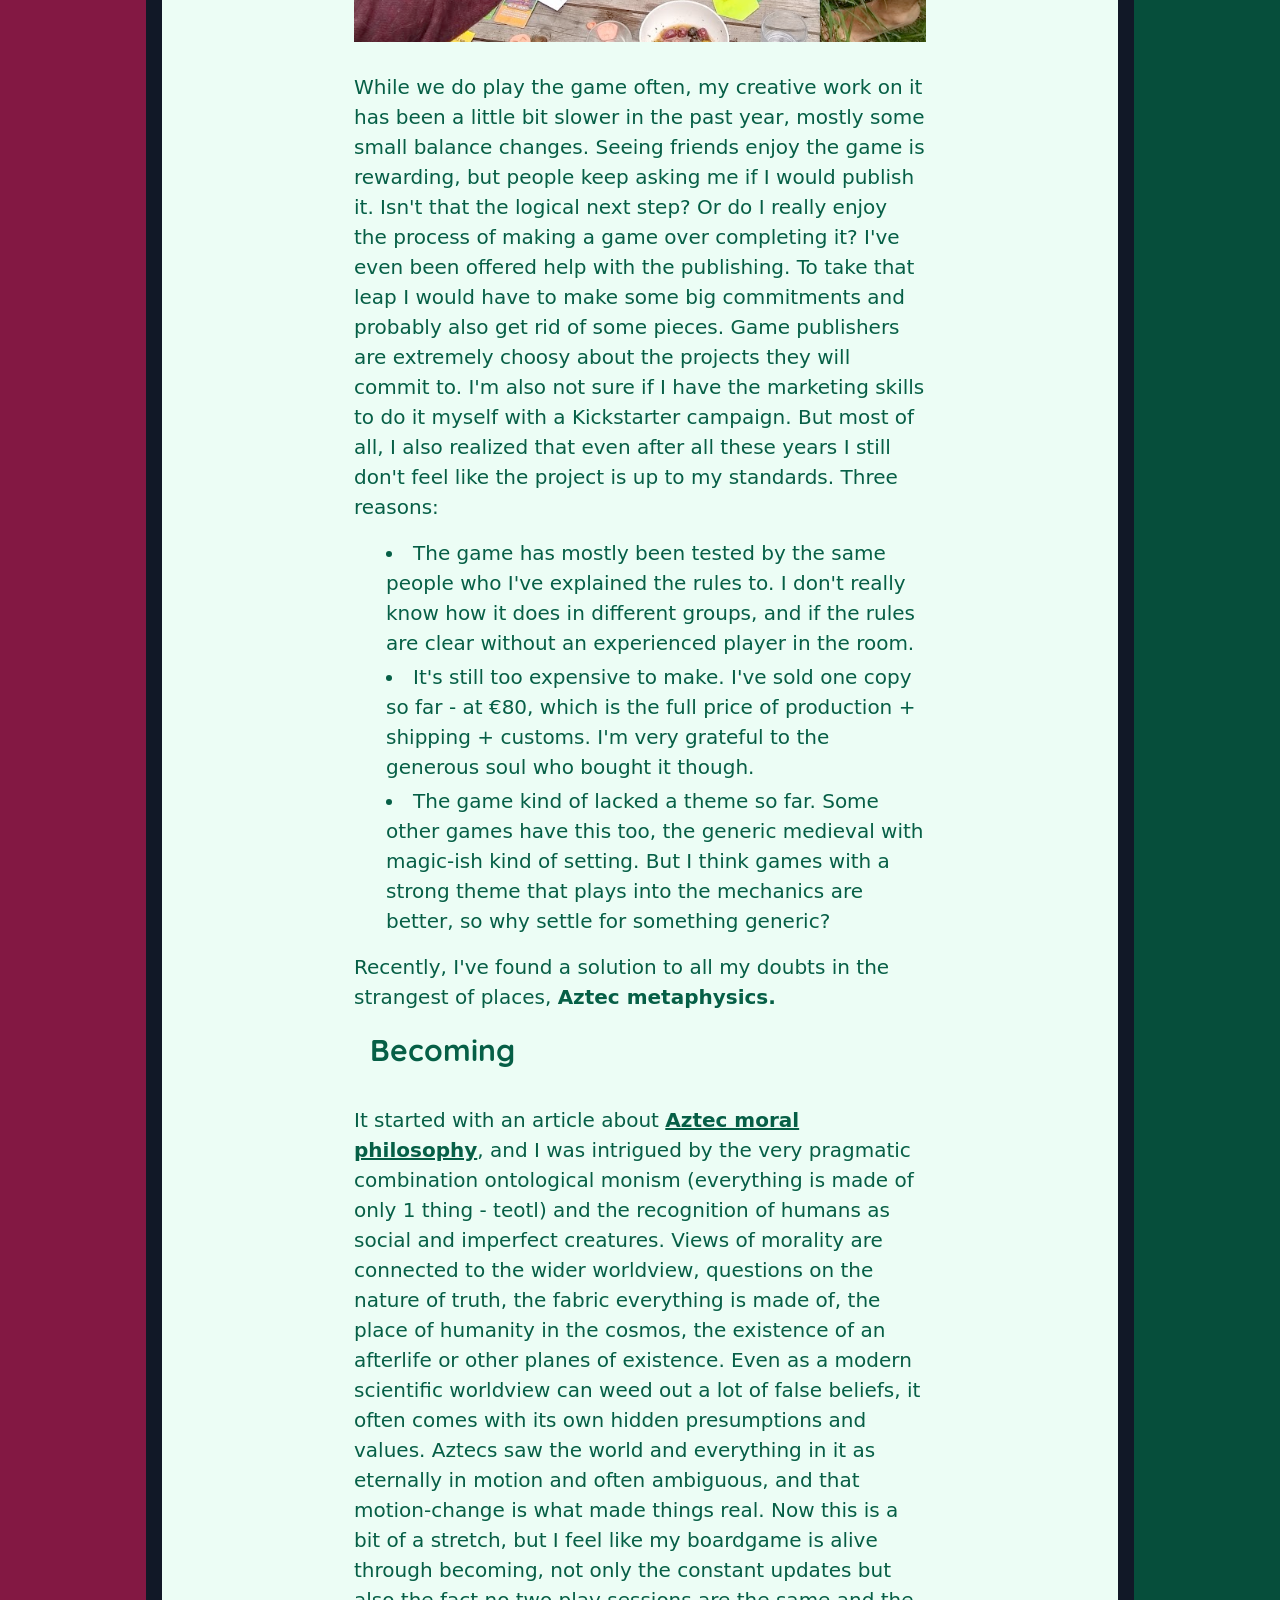
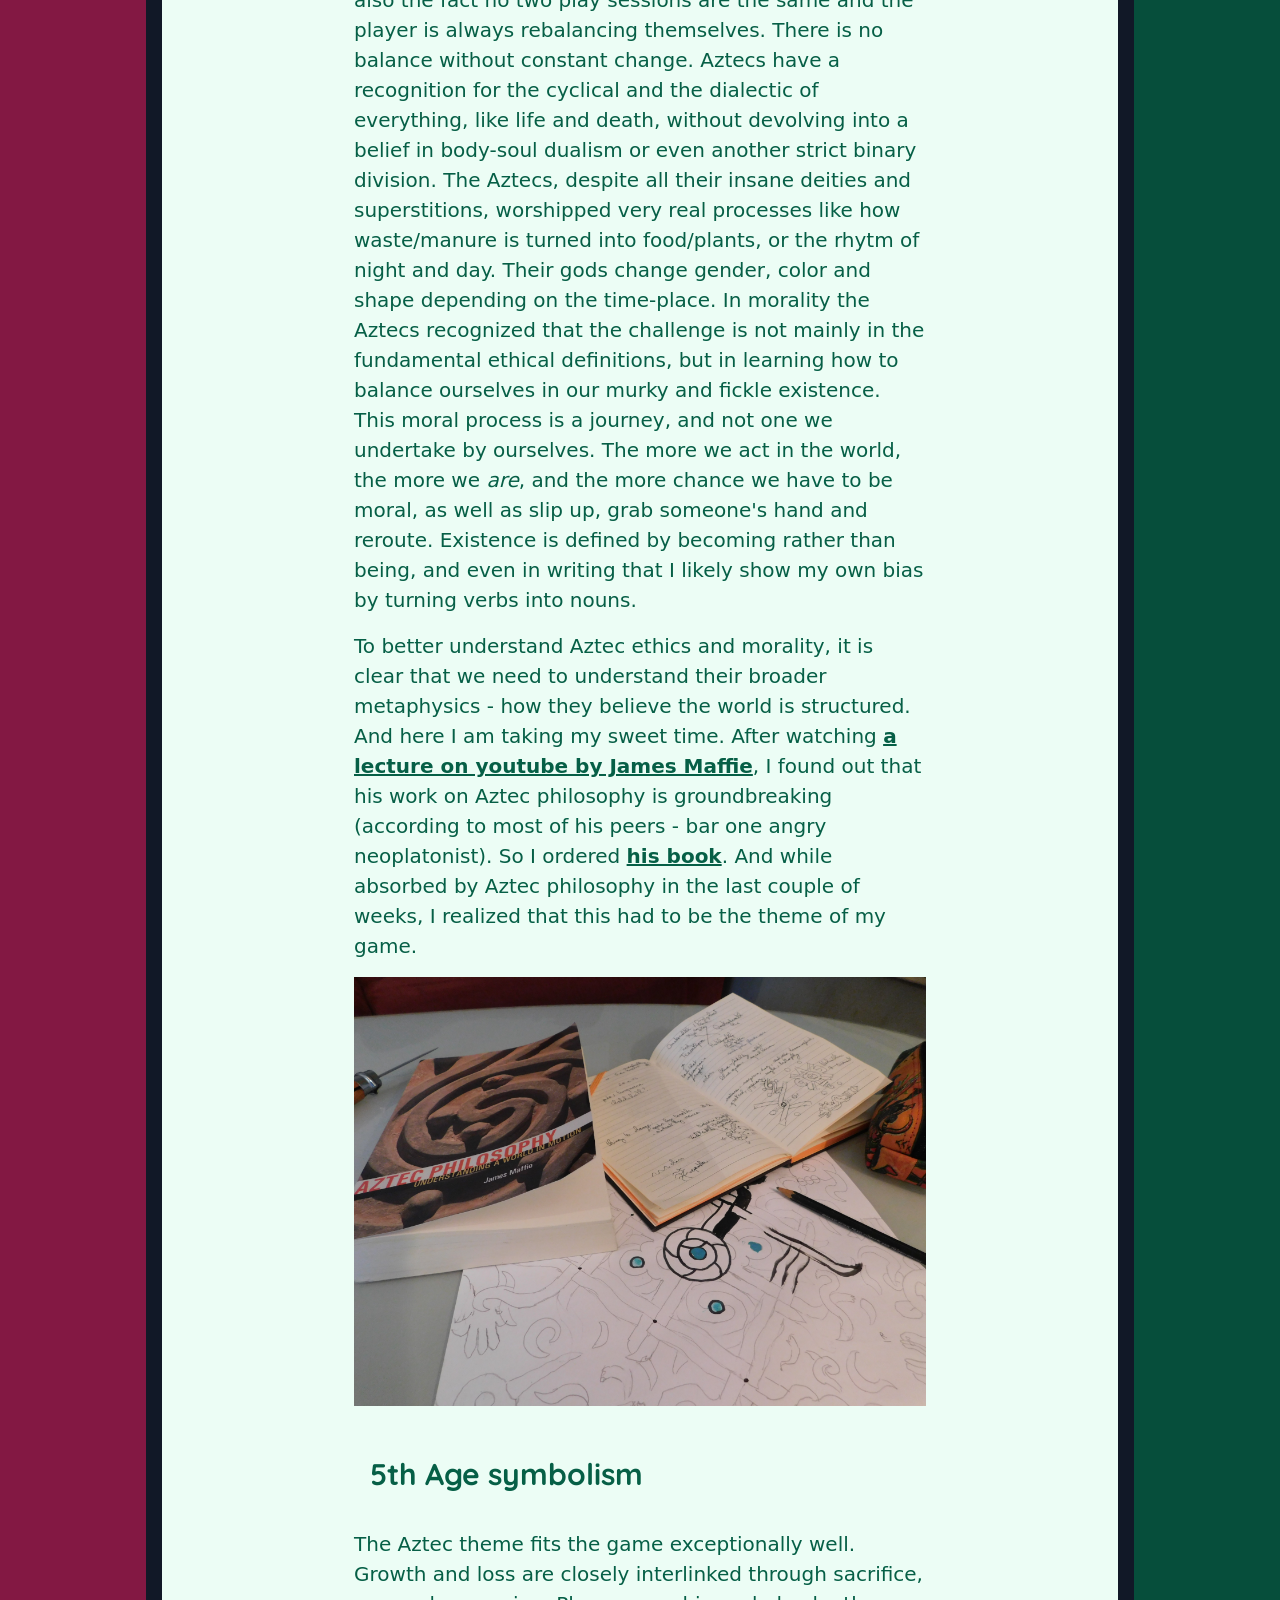
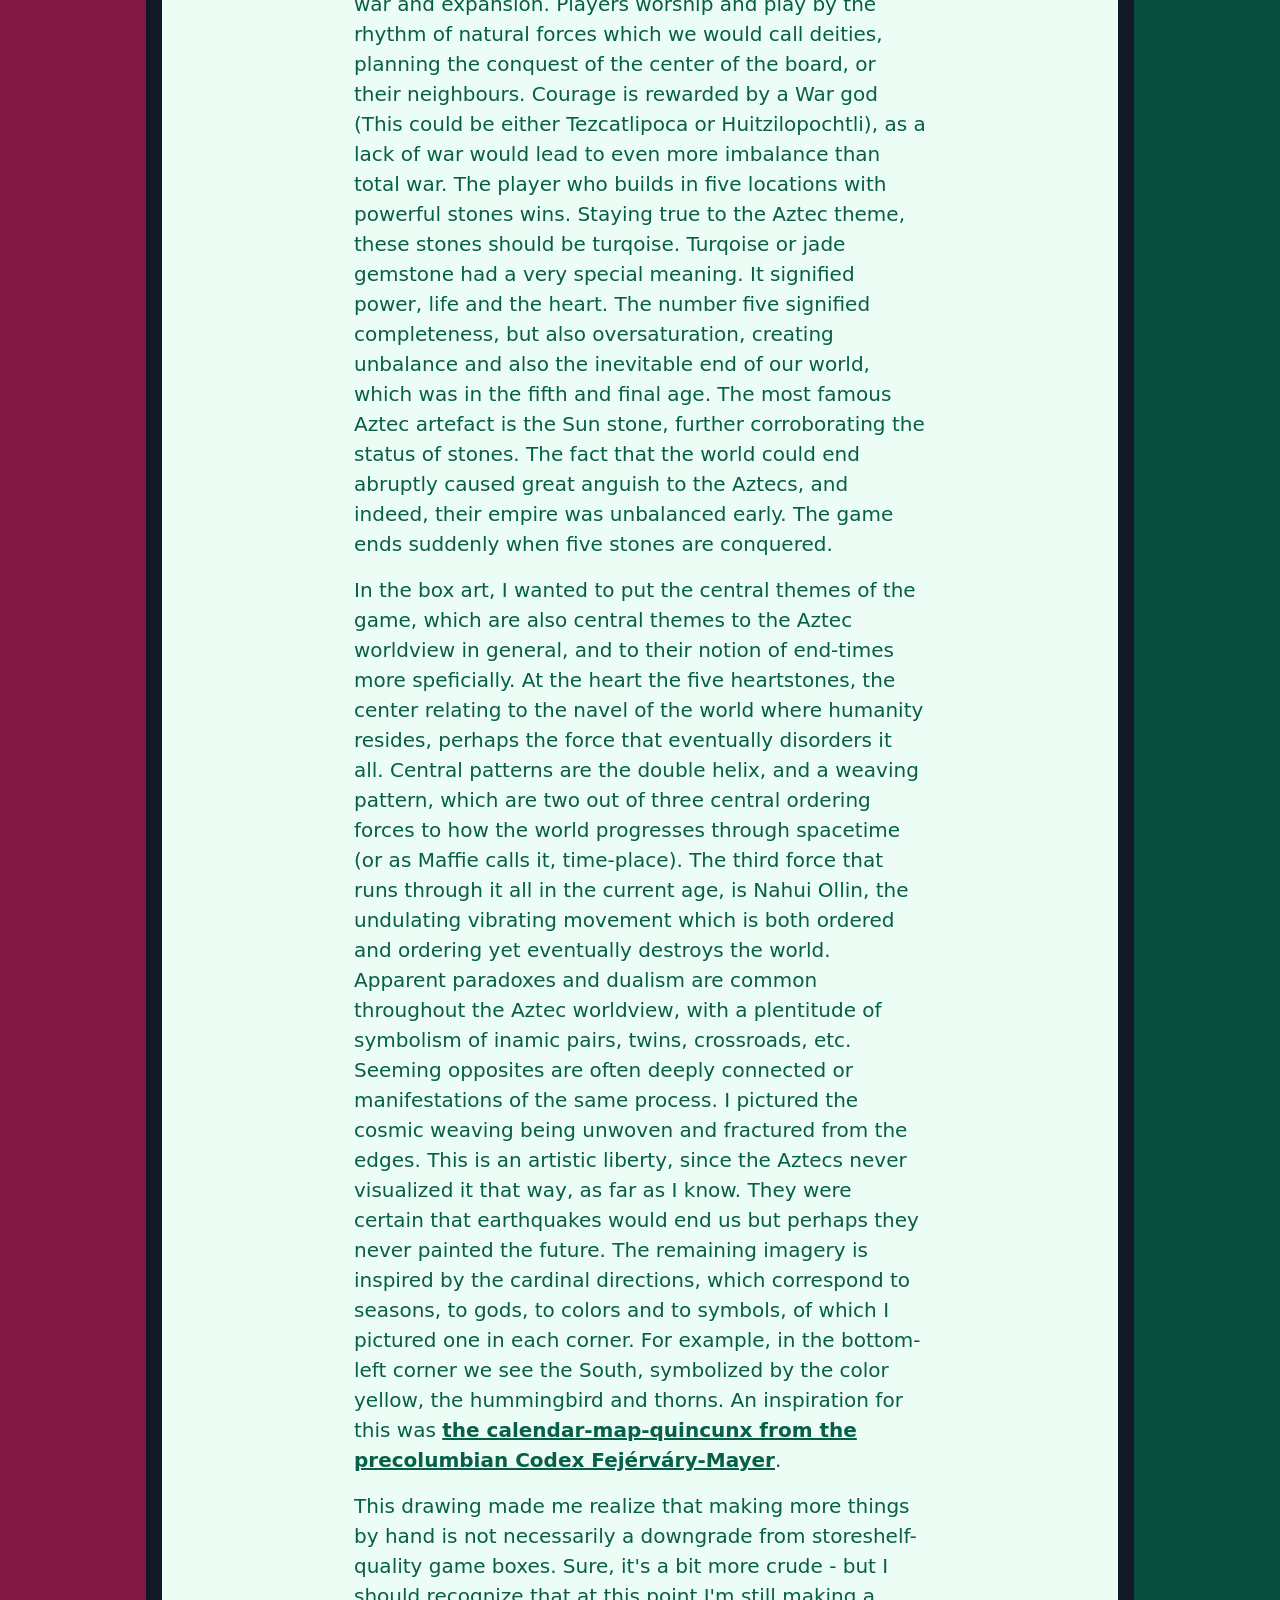
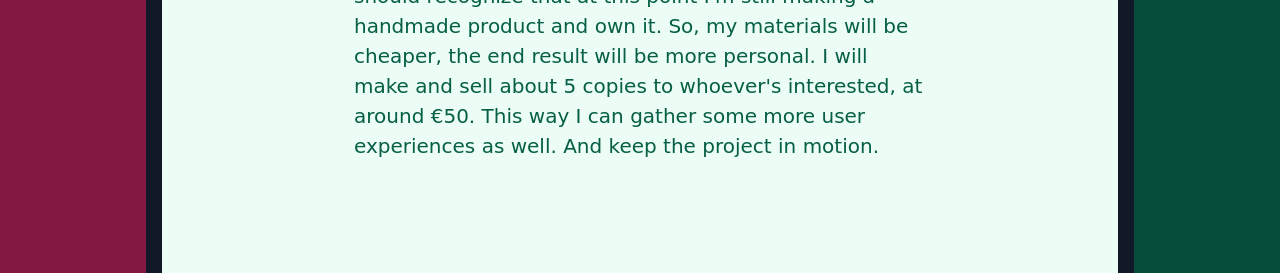
<file: unweaving.html>
<!DOCTYPE html>
<html lang="en">

<head>
    <meta charset="utf-8">
    <meta name="viewport" content="width=device-width, initial-scale=1.0">
    <title>Aztec Metaphysics Boardgame Box Art</title>
    <meta name="author" content="Dries De Decker">
    
<meta name="description" content="Unweaving - Boardgame box art.">
<meta name="keywords" content="aztecs, game design, metaphysics, morality, 5th age, drawing, painting, DIY">

    <link rel="preconnect" href="https://fonts.gstatic.com">
    <link href="https://fonts.googleapis.com/css2?family=Quicksand:wght@500;700&family=Roboto:wght@400;700&family=Space+Mono&display=swap" rel="stylesheet"> 
    <link rel="stylesheet" href="../static/tailwind/style.css">
    <style>
      ::-moz-selection, ::selection {
        color: white;
        background: green;
      }
    </style>
</head>

<body class="bg-gray-900 dark:bg-black">
    <div class="overviews overflow-hidden grid grid-cols-5 md:grid-cols-10 sm:gap-4 min-h-16 sm:my-4">
        <a href="/home"
            class="col-span-2 break-words whitespace-nowrap text-2xl text-center font-display font-bold p-2 text-red-400 bg-red-800 hover:bg-red-600  focus:bg-red-100">
            dries.page
        </a>

        <div class="current overview invisible bg-gray-400">
            Blank
        </div>

        <div class="current overview invisible ">
        </div>

        <div class="current overview invisible">
            
        </div>

        <div class=" invisible current overview bg-gray-400">
            /games
        </div>

        <a href="/DIY"
        class="current overview break-words whitespace-nowrap text-2xl text-center font-display font-bold p-2 text-green-400 bg-green-800 hover:bg-green-600 focus:bg-green-100">
            /DIY
        </a>

        <a href="/art" 
          class="current overview break-words whitespace-nowrap text-2xl text-center font-display font-bold p-2 text-pink-300 bg-pink-800 hover:bg-pink-600  focus:bg-pink-100">
            /art
        </a>

        <a href="/dev" 
        class="current overview break-words whitespace-nowrap text-2xl text-center font-display font-bold p-2 text-blue-400 bg-blue-800 hover:bg-blue-600 focus:bg-blue-100">
            /dev
        </a>

        <a href="/who" 
        class="next overview break-words whitespace-nowrap text-2xl text-center font-display font-bold p-2 text-red-400 bg-red-800 hover:bg-red-600 focus:bg-red-100">
            /?
        </a>
    </div>

    <div class="articles grid grid-cols-10 sm:grid-cols-8 sm:gap-4 h-full">

        <a href="words" 
            class="prev article z-10 overflow-hidden bg-pink-900 hover:bg-pink-700 focus:bg-pink-600">
            <span class="block text-pink-600 focus:text-pink-500 text-12xl overflow-clip sm:align-middle text-right -mr-10">◄</span>
            <div class="invisible md:visible bg-pink-200 hover:bg-pink-100 focus:bg-pink-50 -my-16 md:-my-24"><h3
                class="text-pink-800 font-display break-words md:break-normal font-medium text-2xl sm:my-6 lg: my-10 px-2 align-middle rotate-90 transform sm:rotate-0">
                Words on things are overpowered</h3></div>
        </a>

        <div class="current article z-20 bg-green-50 dark:bg-gray-800 text-green-800 dark:text-gray-200 col-span-8 sm:col-span-6 p-4 min-h-screen h-full text-lg py-16 md:p-24 lg:px-48">
            <h1 class="font-display font-semibold text-4xl sm:py-6 lg: py-10">Aztec Metaphysics Boardgame Box Art</h1>
            <span class="block text-right -mt-8">Feb 19, 2021</span></br>
            <article class="text-green-800 dark:text-gray-200">
            

<a href="../../static/img/5th age/box.png"> <img src="../../static/img/5th age/box.png"></img></a>
</br>
<p>This is a drawing I made today, on a boardgame box.</p>

<p>It's part of a nearly endless project. In fact, I have been working on and off on the same boardgame for almost 10 years without losing interest. It has been tested by my friends about seventy times, and every single mechanic and piece has been through some replacements. Like the ship of Theseus, it bears little resemblance to the original version. At this point the gameplay is on version 16.0 and as good as finished. The rules and mechanics are fun and balanced and I never get tired of playing and improving it. I know, not very humble. Let me know if you want to find out for yourself!</p>
<a href="../../static/img/5th age/playsession.png"> <img src="../../static/img/5th age/playsession.png"></img></a>
</br>
<p>While we do play the game often, my creative work on it has been a little bit slower in the past year, mostly some small balance changes. Seeing friends enjoy the game is rewarding, but people keep asking me if I would publish it. Isn't that the logical next step? Or do I really enjoy the process of making a game over completing it? I've even been offered help with the publishing. To take that leap I would have to make some big commitments and probably also get rid of some pieces. Game publishers are extremely choosy about the projects they will commit to. I'm also not sure if I have the marketing skills to do it myself with a Kickstarter campaign. But most of all, I also realized that even after all these years I still don't feel like the project is up to my standards. Three reasons:</p>
<ul>
    <li>The game has mostly been tested by the same people who I've explained the rules to. I don't really know how it does in different groups, and if the rules are clear without an experienced player in the room.</li>
    <li>It's still too expensive to make. I've sold one copy so far - at €80, which is the full price of production + shipping + customs. I'm very grateful to the generous soul who bought it though.</li>
    <li>The game kind of lacked a theme so far. Some other games have this too, the generic medieval with magic-ish kind of setting. But I think games with a strong theme that plays into the mechanics are better, so why settle for something generic?</li>
</ul>
<p>Recently, I've found a solution to all my doubts in the strangest of places, <b>Aztec metaphysics.</b><p>

    <h2>Becoming</h2>

<p>It started with an article about <a href="https://iep.utm.edu/aztec/#H6">Aztec moral philosophy</a>, and I was intrigued by the very pragmatic combination ontological monism (everything is made of only 1 thing - teotl) and the recognition of humans as social and imperfect creatures. Views of morality are connected to the wider worldview, questions on the nature of truth, the fabric everything is made of, the place of humanity in the cosmos, the existence of an afterlife or other planes of existence. Even as a modern scientific worldview can weed out a lot of false beliefs, it often comes with its own hidden presumptions and values. Aztecs saw the world and everything in it as eternally in motion and often ambiguous, and that motion-change is what made things real. Now this is a bit of a stretch, but I feel like my boardgame is alive through becoming, not only the constant updates but also the fact no two play sessions are the same and the player is always rebalancing themselves. There is no balance without constant change. Aztecs have a recognition for the cyclical and the dialectic of everything, like life and death, without devolving into a belief in body-soul dualism or even another strict binary division. The Aztecs, despite all their insane deities and superstitions, worshipped very real processes like how waste/manure is turned into food/plants, or the rhytm of night and day. Their gods change gender, color and shape depending on the time-place. In morality the Aztecs recognized that the challenge is not mainly in the fundamental ethical definitions, but in learning how to balance ourselves in our murky and fickle existence. This moral process is a journey, and not one we undertake by ourselves. The more we act in the world, the more we <i>are</i>, and the more chance we have to be moral, as well as slip up, grab someone's hand and reroute. Existence is defined by becoming rather than being, and even in writing that I likely show my own bias by turning verbs into nouns.</p>
<p>To better understand Aztec ethics and morality, it is clear that we need to understand their broader metaphysics - how they believe the world is structured. And here I am taking my sweet time. After watching <a href='https://www.youtube.com/watch?v=6uaIeY-FGpI&list=PL6iv-7E1twmgbYSS5B2_KJ7wad2oV97e7'>a lecture on youtube by James Maffie</a>, I found out that his work on Aztec philosophy is groundbreaking (according to most of his peers - bar one angry neoplatonist). So I ordered <a href="https://www.jstor.org/stable/j.ctt9qhkh2">his book</a>. And while absorbed by Aztec philosophy in the last couple of weeks, I realized that this had to be the theme of my game.</p>

<a href="../../static/img/5th age/book.png"> <img src="../../static/img/5th age/book.png"></img></a>
</br>

<h2>5th Age symbolism</h2>

<p>The Aztec theme fits the game exceptionally well. Growth and loss are closely interlinked through sacrifice, war and expansion. Players worship and play by the rhythm of natural forces which we would call deities, planning the conquest of the center of the board, or their neighbours. Courage is rewarded by a War god (This could be either Tezcatlipoca or Huitzilopochtli), as a lack of war would lead to even more imbalance than total war. The player who builds in five locations with powerful stones wins. Staying true to the Aztec theme, these stones should be turqoise. Turqoise or jade gemstone had a very special meaning. It signified power, life and the heart. The number five signified completeness, but also oversaturation, creating unbalance and also the inevitable end of our world, which was in the fifth and final age. The most famous Aztec artefact is the Sun stone, further corroborating the status of stones. The fact that the world could end abruptly caused great anguish to the Aztecs, and indeed, their empire was unbalanced early. The game ends suddenly when five stones are conquered.</p>

<p>In the box art, I wanted to put the central themes of the game, which are also central themes to the Aztec worldview in general, and to their notion of end-times more speficially. At the heart the five heartstones, the center relating to the navel of the world where humanity resides, perhaps the force that eventually disorders it all. Central patterns are the double helix, and a weaving pattern, which are two out of three central ordering forces to how the world progresses through spacetime (or as Maffie calls it, time-place). The third force that runs through it all in the current age, is Nahui Ollin, the undulating vibrating movement which is both ordered and ordering yet eventually destroys the world. Apparent paradoxes and dualism are common throughout the Aztec worldview, with a plentitude of symbolism of inamic pairs, twins, crossroads, etc. Seeming opposites are often deeply connected or manifestations of the same process. I pictured the cosmic weaving being unwoven and fractured from the edges. This is an artistic liberty, since the Aztecs never visualized it that way, as far as I know. They were certain that earthquakes would end us but perhaps they never painted the future. The remaining imagery is inspired by the cardinal directions, which correspond to seasons, to gods, to colors and to symbols, of which I pictured one in each corner. For example, in the bottom-left corner we see the South, symbolized by the color yellow, the hummingbird and thorns. An inspiration for this was <a href="http://www.famsi.org/research/graz/fejervary_mayer/img_page01.html">the calendar-map-quincunx from the precolumbian Codex Fejérváry-Mayer</a>.</p>
<p>This drawing made me realize that making more things by hand is not necessarily a downgrade from storeshelf-quality game boxes. Sure, it's a bit more crude - but I should recognize that at this point I'm still making a handmade product and own it. So, my materials will be cheaper, the end result will be more personal. I will make and sell about 5 copies to whoever's interested, at around €50. This way I can gather some more user experiences as well. And keep the project in motion.</p>


            </article>
        </div>

        <a href="soap"
            class="next article z-10 overflow-hidden bg-green-900 hover:bg-green-700 focus:bg-green-600">
            <span class="text-green-600 focus:text-green-500 text-12xl overflow-clip sm:align-middle -ml-10">►</span>
            <div class="invisible md:visible bg-green-200 hover:bg-green-100 focus:bg-green-50 -my-16 md:-my-24"><h3
                class="text-green-800 font-display break-words md:break-normal font-medium text-2xl sm:my-6 lg: my-10 px-2 align-middle rotate-90 transform sm:rotate-0">
                Honeycomb Soap</h3></div>
        </a>


    </div>

</body>

</html>
</file>
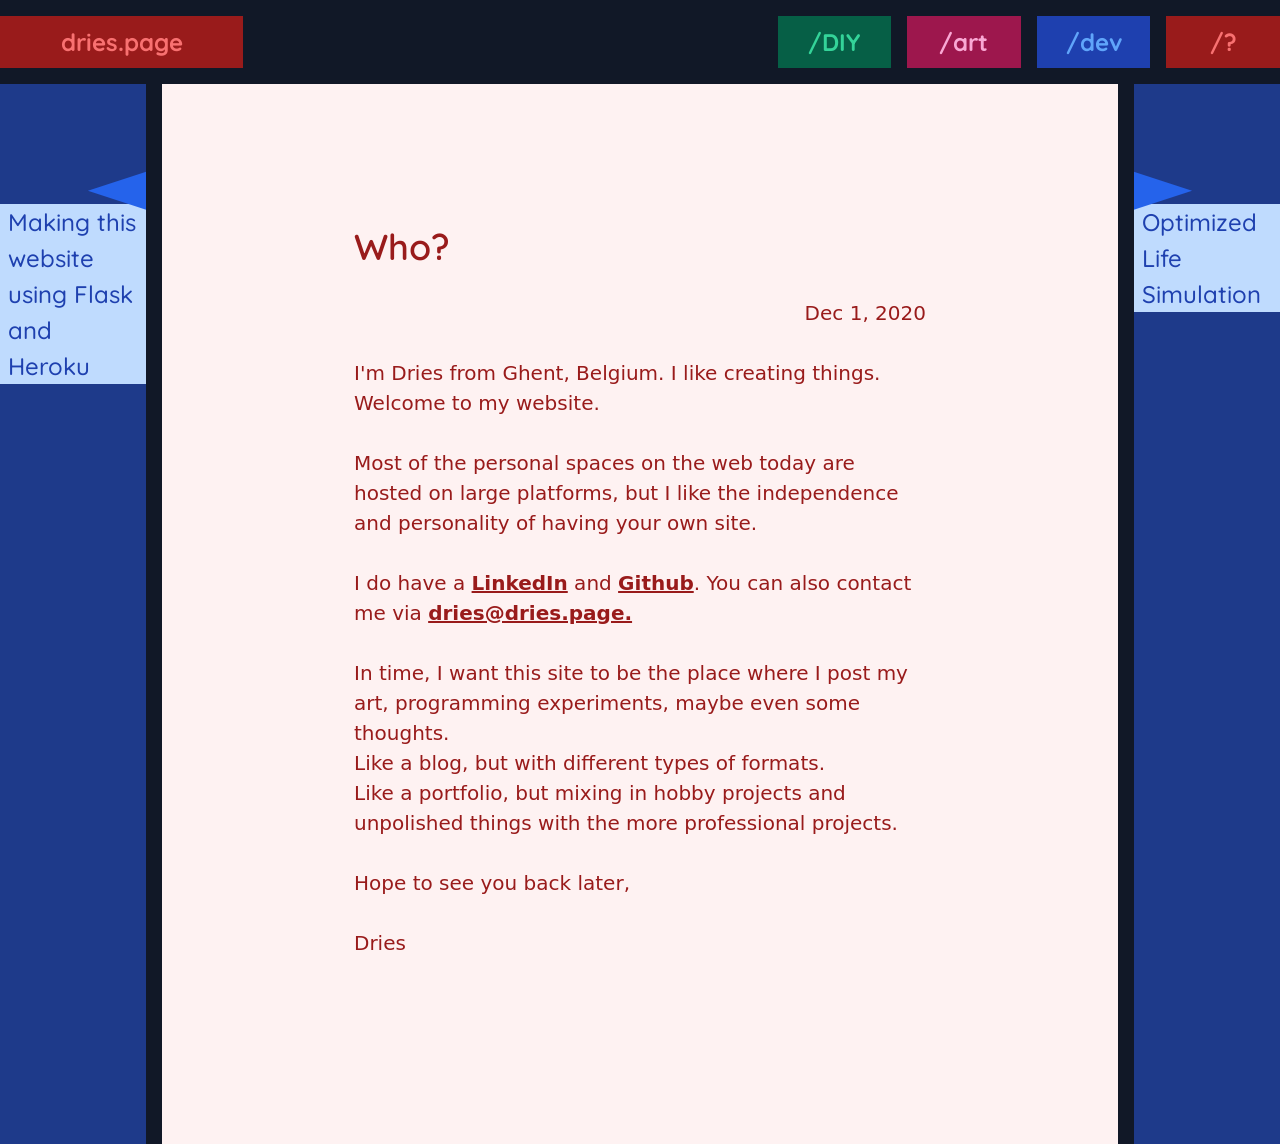
<file: who.html>
<!DOCTYPE html>
<html lang="en">

<head>
    <meta charset="utf-8">
    <meta name="viewport" content="width=device-width, initial-scale=1.0">
    <title>Who?</title>
    <meta name="author" content="Dries De Decker">
    
<meta name="description" content="About / contact page for Dries' website.">
<meta name="keywords" content="Dries De Decker, Dries, contact, about, blog">

    <link rel="preconnect" href="https://fonts.gstatic.com">
    <link href="https://fonts.googleapis.com/css2?family=Quicksand:wght@500;700&family=Roboto:wght@400;700&family=Space+Mono&display=swap" rel="stylesheet"> 
    <link rel="stylesheet" href="../static/tailwind/style.css">
    <style>
      ::-moz-selection, ::selection {
        color: white;
        background: red;
      }
    </style>
</head>

<body class="bg-gray-900 dark:bg-black">
    <div class="overviews overflow-hidden grid grid-cols-5 md:grid-cols-10 sm:gap-4 min-h-16 sm:my-4">
        <a href="/home"
            class="col-span-2 break-words whitespace-nowrap text-2xl text-center font-display font-bold p-2 text-red-400 bg-red-800 hover:bg-red-600  focus:bg-red-100">
            dries.page
        </a>

        <div class="current overview invisible bg-gray-400">
            Blank
        </div>

        <div class="current overview invisible ">
        </div>

        <div class="current overview invisible">
            
        </div>

        <div class=" invisible current overview bg-gray-400">
            /games
        </div>

        <a href="/DIY"
        class="current overview break-words whitespace-nowrap text-2xl text-center font-display font-bold p-2 text-green-400 bg-green-800 hover:bg-green-600 focus:bg-green-100">
            /DIY
        </a>

        <a href="/art" 
          class="current overview break-words whitespace-nowrap text-2xl text-center font-display font-bold p-2 text-pink-300 bg-pink-800 hover:bg-pink-600  focus:bg-pink-100">
            /art
        </a>

        <a href="/dev" 
        class="current overview break-words whitespace-nowrap text-2xl text-center font-display font-bold p-2 text-blue-400 bg-blue-800 hover:bg-blue-600 focus:bg-blue-100">
            /dev
        </a>

        <a href="/who" 
        class="next overview break-words whitespace-nowrap text-2xl text-center font-display font-bold p-2 text-red-400 bg-red-800 hover:bg-red-600 focus:bg-red-100">
            /?
        </a>
    </div>

    <div class="articles grid grid-cols-10 sm:grid-cols-8 sm:gap-4 h-full">

        <a href="website" 
            class="prev article z-10 overflow-hidden bg-blue-900 hover:bg-blue-700 focus:bg-blue-600">
            <span class="block text-blue-600 focus:text-blue-500 text-12xl overflow-clip sm:align-middle text-right -mr-10">◄</span>
            <div class="invisible md:visible bg-blue-200 hover:bg-blue-100 focus:bg-blue-50 -my-16 md:-my-24"><h3
                class="text-blue-800 font-display break-words md:break-normal font-medium text-2xl sm:my-6 lg: my-10 px-2 align-middle rotate-90 transform sm:rotate-0">
                Making this website using Flask and Heroku</h3></div>
        </a>

        <div class="current article z-20 bg-red-50 dark:bg-gray-800 text-red-800 dark:text-gray-200 col-span-8 sm:col-span-6 p-4 min-h-screen h-full text-lg py-16 md:p-24 lg:px-48">
            <h1 class="font-display font-semibold text-4xl sm:py-6 lg: py-10">Who?</h1>
            <span class="block text-right -mt-8">Dec 1, 2020</span></br>
            <article class="text-red-800 dark:text-gray-200">
            
I'm Dries from Ghent, Belgium. I like creating things. Welcome to my website.
</br></br>
Most of the personal spaces on the web today are hosted on large platforms, but I like the independence and personality of having your own site.
</br></br>
I do have a <a href="https://www.linkedin.com/in/dries-de-decker-764b78160">LinkedIn</a> and <a href="https://github.com/DriesDD">Github</a>. You can also contact me via <a  href="mailto:dries@dries.page">dries@dries.page.</a>
</br>
</br>
In time, I want this site to be the place where I post my art, programming experiments, maybe even some thoughts.</br>Like a blog, but with different types of formats.
</br>Like a portfolio, but mixing in hobby projects and unpolished things with the more professional projects.
</br></br>
Hope to see you back later,
</br></br>
Dries
</br>
</br>

</br>
</br>


            </article>
        </div>

        <a href="life2"
            class="next article z-10 overflow-hidden bg-blue-900 hover:bg-blue-700 focus:bg-blue-600">
            <span class="text-blue-600 focus:text-blue-500 text-12xl overflow-clip sm:align-middle -ml-10">►</span>
            <div class="invisible md:visible bg-blue-200 hover:bg-blue-100 focus:bg-blue-50 -my-16 md:-my-24"><h3
                class="text-blue-800 font-display break-words md:break-normal font-medium text-2xl sm:my-6 lg: my-10 px-2 align-middle rotate-90 transform sm:rotate-0">
                Optimized Life Simulation</h3></div>
        </a>


    </div>

</body>

</html>
</file>
<file: static/tailwind/spacesnake.css>
.bg-red-500 {
  --tw-bg-opacity: 1;
  background-color: rgba(239, 68, 68, var(--tw-bg-opacity));
}

.bg-red-600 {
  --tw-bg-opacity: 1;
  background-color: rgba(220, 38, 38, var(--tw-bg-opacity));
}

.bg-red-800 {
  --tw-bg-opacity: 1;
  background-color: rgba(153, 27, 27, var(--tw-bg-opacity));
}

.bg-amber-100 {
  --tw-bg-opacity: 1;
  background-color: #ffe88e;
}

.bg-amber-300 {
  --tw-bg-opacity: 1;
  background-color: #ffcc25;
}

.bg-amber-400 {
  --tw-bg-opacity: 1;
  background-color: #ffb806;
}

.bg-green-500 {
  --tw-bg-opacity: 1;
  background-color: rgba(16, 185, 129, var(--tw-bg-opacity));
}

.bg-green-600 {
  --tw-bg-opacity: 1;
  background-color: rgba(5, 150, 105, var(--tw-bg-opacity));
}

.bg-green-800 {
  --tw-bg-opacity: 1;
  background-color: rgba(6, 95, 70, var(--tw-bg-opacity));
}

.bg-green-900 {
  --tw-bg-opacity: 1;
  background-color: rgba(6, 78, 59, var(--tw-bg-opacity));
}

.bg-blue-500 {
  --tw-bg-opacity: 1;
  background-color: rgba(59, 130, 246, var(--tw-bg-opacity));
}

.bg-blue-700 {
  --tw-bg-opacity: 1;
  background-color: rgba(29, 78, 216, var(--tw-bg-opacity));
}

.bg-indigo-700 {
  --tw-bg-opacity: 1;
  background-color: rgba(67, 56, 202, var(--tw-bg-opacity));
}

.bg-orange-600 {
  --tw-bg-opacity: 1;
  background-color: #EA580C;
}

.bg-orange-800 {
  --tw-bg-opacity: 1;
  background-color: #9A3412;
}

.bg-orange-900 {
  --tw-bg-opacity: 1;
  background-color: #7C2D12;
}

.table {
  display: table;
}

.overflow-hidden {
  overflow: hidden;
}

.px-1 {
  padding-left: 0.25rem;
  padding-right: 0.25rem;
}

.px-2 {
  padding-left: 0.5rem;
  padding-right: 0.5rem;
}

.px-3 {
  padding-left: 0.75rem;
  padding-right: 0.75rem;
}

.py-4 {
  padding-top: 1rem;
  padding-bottom: 1rem;
}

.px-4 {
  padding-left: 1rem;
  padding-right: 1rem;
}

.table-fixed {
  table-layout: fixed;
}

.z-40 {
  z-index: 40;
}
</file>
<file: static/tailwind/style.css>
/*
npx tailwindcss build input.css -o style.css
*/

/*pixel perfect HTML: <div id="mockup"></div>
CSS:
#mockup {
  width: 332px;
  height: 516px;
  background-image: url(https://raw.githubusercontent.com/becodeorg/gnt-yu-3-21/master/1.The-Field/5.End-of-Field/1.Trial-Run/images/13.ui-chart-2.png?token=AAFTYPC4SCNSITCGMEUCNLS7BBK7I);
  
  position: absolute;
  top: 0;
  left: 0;
  
  opacity: 0.5;
  z-index: 10;
  pointer-events: none;
}
*/

/*! modern-normalize v1.0.0 | MIT License | https://github.com/sindresorhus/modern-normalize */

/*
Document
========
*/

/**
Use a better box model (opinionated).
*/

*,
*::before,
*::after {
  box-sizing: border-box;
}

/**
Use a more readable tab size (opinionated).
*/

:root {
  -moz-tab-size: 4;
  -o-tab-size: 4;
     tab-size: 4;
}

/**
1. Correct the line height in all browsers.
2. Prevent adjustments of font size after orientation changes in iOS.
*/

html {
  line-height: 1.15; /* 1 */
  -webkit-text-size-adjust: 100%; /* 2 */
}

/*
Sections
========
*/

/**
Remove the margin in all browsers.
*/

body {
  margin: 0;
}

/**
Improve consistency of default fonts in all browsers. (https://github.com/sindresorhus/modern-normalize/issues/3)
*/

body {
  font-family:
		system-ui,
		-apple-system, /* Firefox supports this but not yet `system-ui` */
		'Segoe UI',
		Roboto,
		Helvetica,
		Arial,
		sans-serif,
		'Apple Color Emoji',
		'Segoe UI Emoji';
}

/*
Grouping content
================
*/

/**
1. Add the correct height in Firefox.
2. Correct the inheritance of border color in Firefox. (https://bugzilla.mozilla.org/show_bug.cgi?id=190655)
*/

hr {
  height: 0; /* 1 */
  color: inherit; /* 2 */
}

/*
Text-level semantics
====================
*/

/**
Add the correct text decoration in Chrome, Edge, and Safari.
*/

abbr[title] {
  -webkit-text-decoration: underline dotted;
          text-decoration: underline dotted;
}

/**
Add the correct font weight in Edge and Safari.
*/

b,
strong {
  font-weight: bolder;
}

/**
1. Improve consistency of default fonts in all browsers. (https://github.com/sindresorhus/modern-normalize/issues/3)
2. Correct the odd 'em' font sizing in all browsers.
*/

code,
kbd,
samp,
pre {
  font-family:
		ui-monospace,
		SFMono-Regular,
		Consolas,
		'Liberation Mono',
		Menlo,
		monospace; /* 1 */
  font-size: 1em; /* 2 */
}

/**
Add the correct font size in all browsers.
*/

small {
  font-size: 80%;
}

/**
Prevent 'sub' and 'sup' elements from affecting the line height in all browsers.
*/

sub,
sup {
  font-size: 75%;
  line-height: 0;
  position: relative;
  vertical-align: baseline;
}

sub {
  bottom: -0.25em;
}

sup {
  top: -0.5em;
}

/*
Tabular data
============
*/

/**
1. Remove text indentation from table contents in Chrome and Safari. (https://bugs.chromium.org/p/chromium/issues/detail?id=999088, https://bugs.webkit.org/show_bug.cgi?id=201297)
2. Correct table border color inheritance in all Chrome and Safari. (https://bugs.chromium.org/p/chromium/issues/detail?id=935729, https://bugs.webkit.org/show_bug.cgi?id=195016)
*/

table {
  text-indent: 0; /* 1 */
  border-color: inherit; /* 2 */
}

/*
Forms
=====
*/

/**
1. Change the font styles in all browsers.
2. Remove the margin in Firefox and Safari.
*/

button,
input,
optgroup,
select,
textarea {
  font-family: inherit; /* 1 */
  font-size: 100%; /* 1 */
  line-height: 1.15; /* 1 */
  margin: 0; /* 2 */
}

/**
Remove the inheritance of text transform in Edge and Firefox.
1. Remove the inheritance of text transform in Firefox.
*/

button,
select { /* 1 */
  text-transform: none;
}

/**
Correct the inability to style clickable types in iOS and Safari.
*/

button,
[type='button'],
[type='submit'] {
  -webkit-appearance: button;
}

/**
Remove the inner border and padding in Firefox.
*/

/**
Restore the focus styles unset by the previous rule.
*/

/**
Remove the additional ':invalid' styles in Firefox.
See: https://github.com/mozilla/gecko-dev/blob/2f9eacd9d3d995c937b4251a5557d95d494c9be1/layout/style/res/forms.css#L728-L737
*/

/**
Remove the padding so developers are not caught out when they zero out 'fieldset' elements in all browsers.
*/

legend {
  padding: 0;
}

/**
Add the correct vertical alignment in Chrome and Firefox.
*/

progress {
  vertical-align: baseline;
}

/**
Correct the cursor style of increment and decrement buttons in Safari.
*/

/**
1. Correct the odd appearance in Chrome and Safari.
2. Correct the outline style in Safari.
*/

[type='search'] {
  -webkit-appearance: textfield; /* 1 */
  outline-offset: -2px; /* 2 */
}

/**
Remove the inner padding in Chrome and Safari on macOS.
*/

/**
1. Correct the inability to style clickable types in iOS and Safari.
2. Change font properties to 'inherit' in Safari.
*/

/*
Interactive
===========
*/

/*
Add the correct display in Chrome and Safari.
*/

summary {
  display: list-item;
}

/**
 * Manually forked from SUIT CSS Base: https://github.com/suitcss/base
 * A thin layer on top of normalize.css that provides a starting point more
 * suitable for web applications.
 */

/**
 * Removes the default spacing and border for appropriate elements.
 */

blockquote,
dl,
dd,
h1,
h2,
h3,
h4,
h5,
h6,
hr,
figure,
p,
pre {
  margin: 0;
}

button {
  background-color: transparent;
  background-image: none;
}

/**
 * Work around a Firefox/IE bug where the transparent `button` background
 * results in a loss of the default `button` focus styles.
 */

button:focus {
  outline: 1px dotted;
  outline: 5px auto -webkit-focus-ring-color;
}

fieldset {
  margin: 0;
  padding: 0;
}

ol,
ul {
  list-style: none;
  margin: 0;
  padding: 0;
}

/**
 * Tailwind custom reset styles
 */

/**
 * 1. Use the user's configured `sans` font-family (with Tailwind's default
 *    sans-serif font stack as a fallback) as a sane default.
 * 2. Use Tailwind's default "normal" line-height so the user isn't forced
 *    to override it to ensure consistency even when using the default theme.
 */

html {
  font-family: ui-sans-serif, system-ui, -apple-system, BlinkMacSystemFont, "Segoe UI", Roboto, "Helvetica Neue", Arial, "Noto Sans", sans-serif, "Apple Color Emoji", "Segoe UI Emoji", "Segoe UI Symbol", "Noto Color Emoji"; /* 1 */
  line-height: 1.5; /* 2 */
}

/**
 * Inherit font-family and line-height from `html` so users can set them as
 * a class directly on the `html` element.
 */

body {
  font-family: inherit;
  line-height: inherit;
}

/**
 * 1. Prevent padding and border from affecting element width.
 *
 *    We used to set this in the html element and inherit from
 *    the parent element for everything else. This caused issues
 *    in shadow-dom-enhanced elements like <details> where the content
 *    is wrapped by a div with box-sizing set to `content-box`.
 *
 *    https://github.com/mozdevs/cssremedy/issues/4
 *
 *
 * 2. Allow adding a border to an element by just adding a border-width.
 *
 *    By default, the way the browser specifies that an element should have no
 *    border is by setting it's border-style to `none` in the user-agent
 *    stylesheet.
 *
 *    In order to easily add borders to elements by just setting the `border-width`
 *    property, we change the default border-style for all elements to `solid`, and
 *    use border-width to hide them instead. This way our `border` utilities only
 *    need to set the `border-width` property instead of the entire `border`
 *    shorthand, making our border utilities much more straightforward to compose.
 *
 *    https://github.com/tailwindcss/tailwindcss/pull/116
 */

*,
::before,
::after {
  box-sizing: border-box; /* 1 */
  border-width: 0; /* 2 */
  border-style: solid; /* 2 */
  border-color: #e5e7eb; /* 2 */
}

/*
 * Ensure horizontal rules are visible by default
 */

hr {
  border-top-width: 1px;
}

/**
 * Undo the `border-style: none` reset that Normalize applies to images so that
 * our `border-{width}` utilities have the expected effect.
 *
 * The Normalize reset is unnecessary for us since we default the border-width
 * to 0 on all elements.
 *
 * https://github.com/tailwindcss/tailwindcss/issues/362
 */

img {
  border-style: solid;
}

textarea {
  resize: vertical;
}

input::-moz-placeholder, textarea::-moz-placeholder {
  color: #9ca3af;
}

input:-ms-input-placeholder, textarea:-ms-input-placeholder {
  color: #9ca3af;
}

input::-ms-input-placeholder, textarea::-ms-input-placeholder {
  color: #9ca3af;
}

input::placeholder,
textarea::placeholder {
  color: #9ca3af;
}

button {
  cursor: pointer;
}

table {
  border-collapse: collapse;
}

h1,
h2,
h3,
h4,
h5,
h6 {
  font-size: inherit;
  font-weight: inherit;
}

/**
 * Reset links to optimize for opt-in styling instead of
 * opt-out.
 */

a {
  color: inherit;
  text-decoration: inherit;
}

/**
 * Reset form element properties that are easy to forget to
 * style explicitly so you don't inadvertently introduce
 * styles that deviate from your design system. These styles
 * supplement a partial reset that is already applied by
 * normalize.css.
 */

button,
input,
optgroup,
select,
textarea {
  padding: 0;
  line-height: inherit;
  color: inherit;
}

/**
 * Use the configured 'mono' font family for elements that
 * are expected to be rendered with a monospace font, falling
 * back to the system monospace stack if there is no configured
 * 'mono' font family.
 */

pre,
code,
kbd,
samp {
  font-family: Space mono, monospace;
}

/**
 * Make replaced elements `display: block` by default as that's
 * the behavior you want almost all of the time. Inspired by
 * CSS Remedy, with `svg` added as well.
 *
 * https://github.com/mozdevs/cssremedy/issues/14
 */

img,
svg,
video,
canvas,
audio,
iframe,
embed,
object {
  display: block;
  vertical-align: middle;
}

/**
 * Constrain images and videos to the parent width and preserve
 * their instrinsic aspect ratio.
 *
 * https://github.com/mozdevs/cssremedy/issues/14
 */

img,
video {
  max-width: 100%;
  height: auto;
}

h1 {
  font-family: Quicksand, sans-serif;
  font-weight: 700;
  font-size: 2.25rem;
  margin-top: 1rem;
  margin-bottom: 2rem;
}

article h2 {
  font-family: Quicksand, sans-serif;
  font-weight: 700;
  font-size: 1.875rem;
  margin-top: 1rem;
  margin-left: 1rem;
  margin-bottom: 2rem;
}

img {
  --tw-bg-opacity: 1;
  background-color: rgba(107, 114, 128, var(--tw-bg-opacity));
  background-size: cover;
  max-width: 100%;
  min-width: 100%;
  --tw-translate-x: 0;
  --tw-translate-y: 0;
  --tw-rotate: 0;
  --tw-skew-x: 0;
  --tw-skew-y: 0;
  --tw-scale-x: 1;
  --tw-scale-y: 1;
  transform: translateX(var(--tw-translate-x)) translateY(var(--tw-translate-y)) rotate(var(--tw-rotate)) skewX(var(--tw-skew-x)) skewY(var(--tw-skew-y)) scaleX(var(--tw-scale-x)) scaleY(var(--tw-scale-y));
}

picture img {
  max-height: 100vh;
  max-width: 100%;
  min-height: 0px;
  min-width: 0;
  --tw-translate-x: 0;
  --tw-translate-y: 0;
  --tw-rotate: 0;
  --tw-skew-x: 0;
  --tw-skew-y: 0;
  --tw-scale-x: 1;
  --tw-scale-y: 1;
  transform: translateX(var(--tw-translate-x)) translateY(var(--tw-translate-y)) rotate(var(--tw-rotate)) skewX(var(--tw-skew-x)) skewY(var(--tw-skew-y)) scaleX(var(--tw-scale-x)) scaleY(var(--tw-scale-y));
}

p {
  margin-bottom: 1rem;
}

pre {
  --tw-bg-opacity: 1;
  background-color: rgba(55, 65, 81, var(--tw-bg-opacity));
  --tw-border-opacity: 1;
  border-color: rgba(17, 24, 39, var(--tw-border-opacity));
  border-left-width: 8px;
  font-family: Space mono, monospace;
  margin-bottom: 1rem;
  padding: 1rem;
  --tw-text-opacity: 1;
  color: rgba(110, 231, 183, var(--tw-text-opacity));
  white-space: pre-wrap;
  word-break: break-all;
}

code {
  --tw-bg-opacity: 1;
  background-color: rgba(255, 255, 255, var(--tw-bg-opacity));
  font-family: Space mono, monospace;
  padding-right: 0.25rem;
  padding-left: 0.25rem;
  --tw-text-opacity: 1;
  color: rgba(31, 41, 55, var(--tw-text-opacity));
}

ul {
  list-style-position: inside;
  list-style-type: disc;
  margin-bottom: 1rem;
}

li {
  margin-bottom: 0.25rem;
  margin-left: 2rem;
}

u{
  text-decoration: underline;
}

i {
  font-style: italic;
}

b {
  font-weight: 700;
}

article a {
  text-decoration: underline;
  font-weight: 700;
}

div {
  background-size: cover;
}

.container {
  width: 100%;
}

@media (min-width: 640px) {
  .container {
    max-width: 640px;
  }
}

@media (min-width: 768px) {
  .container {
    max-width: 768px;
  }
}

@media (min-width: 1024px) {
  .container {
    max-width: 1024px;
  }
}

@media (min-width: 1280px) {
  .container {
    max-width: 1280px;
  }
}

@media (min-width: 1536px) {
  .container {
    max-width: 1536px;
  }
}

.bg-black {
  --tw-bg-opacity: 1;
  background-color: rgba(0, 0, 0, var(--tw-bg-opacity));
}

.bg-gray-50 {
  --tw-bg-opacity: 1;
  background-color: rgba(249, 250, 251, var(--tw-bg-opacity));
}

.bg-gray-200 {
  --tw-bg-opacity: 1;
  background-color: rgba(229, 231, 235, var(--tw-bg-opacity));
}

.bg-gray-400 {
  --tw-bg-opacity: 1;
  background-color: rgba(156, 163, 175, var(--tw-bg-opacity));
}

.bg-gray-500 {
  --tw-bg-opacity: 1;
  background-color: rgba(107, 114, 128, var(--tw-bg-opacity));
}

.bg-gray-700 {
  --tw-bg-opacity: 1;
  background-color: rgba(55, 65, 81, var(--tw-bg-opacity));
}

.bg-gray-900 {
  --tw-bg-opacity: 1;
  background-color: rgba(17, 24, 39, var(--tw-bg-opacity));
}

.bg-red-50 {
  --tw-bg-opacity: 1;
  background-color: rgba(254, 242, 242, var(--tw-bg-opacity));
}

.bg-red-200 {
  --tw-bg-opacity: 1;
  background-color: rgba(254, 202, 202, var(--tw-bg-opacity));
}

.bg-red-800 {
  --tw-bg-opacity: 1;
  background-color: rgba(153, 27, 27, var(--tw-bg-opacity));
}

.bg-red-900 {
  --tw-bg-opacity: 1;
  background-color: rgba(127, 29, 29, var(--tw-bg-opacity));
}

.bg-green-50 {
  --tw-bg-opacity: 1;
  background-color: rgba(236, 253, 245, var(--tw-bg-opacity));
}

.bg-green-200 {
  --tw-bg-opacity: 1;
  background-color: rgba(167, 243, 208, var(--tw-bg-opacity));
}

.bg-green-500 {
  --tw-bg-opacity: 1;
  background-color: rgba(16, 185, 129, var(--tw-bg-opacity));
}

.bg-green-800 {
  --tw-bg-opacity: 1;
  background-color: rgba(6, 95, 70, var(--tw-bg-opacity));
}

.bg-green-900 {
  --tw-bg-opacity: 1;
  background-color: rgba(6, 78, 59, var(--tw-bg-opacity));
}

.bg-blue-50 {
  --tw-bg-opacity: 1;
  background-color: rgba(239, 246, 255, var(--tw-bg-opacity));
}

.bg-blue-200 {
  --tw-bg-opacity: 1;
  background-color: rgba(191, 219, 254, var(--tw-bg-opacity));
}

.bg-blue-800 {
  --tw-bg-opacity: 1;
  background-color: rgba(30, 64, 175, var(--tw-bg-opacity));
}

.bg-blue-900 {
  --tw-bg-opacity: 1;
  background-color: rgba(30, 58, 138, var(--tw-bg-opacity));
}

.bg-pink-50 {
  --tw-bg-opacity: 1;
  background-color: rgba(253, 242, 248, var(--tw-bg-opacity));
}

.bg-pink-200 {
  --tw-bg-opacity: 1;
  background-color: rgba(251, 207, 232, var(--tw-bg-opacity));
}

.bg-pink-800 {
  --tw-bg-opacity: 1;
  background-color: rgba(157, 23, 77, var(--tw-bg-opacity));
}

.bg-pink-900 {
  --tw-bg-opacity: 1;
  background-color: rgba(131, 24, 67, var(--tw-bg-opacity));
}

.hover\:bg-gray-100:hover {
  --tw-bg-opacity: 1;
  background-color: rgba(243, 244, 246, var(--tw-bg-opacity));
}

.hover\:bg-gray-600:hover {
  --tw-bg-opacity: 1;
  background-color: rgba(75, 85, 99, var(--tw-bg-opacity));
}

.hover\:bg-gray-700:hover {
  --tw-bg-opacity: 1;
  background-color: rgba(55, 65, 81, var(--tw-bg-opacity));
}

.hover\:bg-red-100:hover {
  --tw-bg-opacity: 1;
  background-color: rgba(254, 226, 226, var(--tw-bg-opacity));
}

.hover\:bg-red-600:hover {
  --tw-bg-opacity: 1;
  background-color: rgba(220, 38, 38, var(--tw-bg-opacity));
}

.hover\:bg-red-700:hover {
  --tw-bg-opacity: 1;
  background-color: rgba(185, 28, 28, var(--tw-bg-opacity));
}

.hover\:bg-yellow-300:hover {
  --tw-bg-opacity: 1;
  background-color: rgba(252, 211, 77, var(--tw-bg-opacity));
}

.hover\:bg-green-100:hover {
  --tw-bg-opacity: 1;
  background-color: rgba(209, 250, 229, var(--tw-bg-opacity));
}

.hover\:bg-green-600:hover {
  --tw-bg-opacity: 1;
  background-color: rgba(5, 150, 105, var(--tw-bg-opacity));
}

.hover\:bg-green-700:hover {
  --tw-bg-opacity: 1;
  background-color: rgba(4, 120, 87, var(--tw-bg-opacity));
}

.hover\:bg-blue-100:hover {
  --tw-bg-opacity: 1;
  background-color: rgba(219, 234, 254, var(--tw-bg-opacity));
}

.hover\:bg-blue-600:hover {
  --tw-bg-opacity: 1;
  background-color: rgba(37, 99, 235, var(--tw-bg-opacity));
}

.hover\:bg-blue-700:hover {
  --tw-bg-opacity: 1;
  background-color: rgba(29, 78, 216, var(--tw-bg-opacity));
}

.hover\:bg-pink-100:hover {
  --tw-bg-opacity: 1;
  background-color: rgba(252, 231, 243, var(--tw-bg-opacity));
}

.hover\:bg-pink-600:hover {
  --tw-bg-opacity: 1;
  background-color: rgba(219, 39, 119, var(--tw-bg-opacity));
}

.hover\:bg-pink-700:hover {
  --tw-bg-opacity: 1;
  background-color: rgba(190, 24, 93, var(--tw-bg-opacity));
}

.focus\:bg-gray-50:focus {
  --tw-bg-opacity: 1;
  background-color: rgba(249, 250, 251, var(--tw-bg-opacity));
}

.focus\:bg-gray-100:focus {
  --tw-bg-opacity: 1;
  background-color: rgba(243, 244, 246, var(--tw-bg-opacity));
}

.focus\:bg-gray-600:focus {
  --tw-bg-opacity: 1;
  background-color: rgba(75, 85, 99, var(--tw-bg-opacity));
}

.focus\:bg-red-50:focus {
  --tw-bg-opacity: 1;
  background-color: rgba(254, 242, 242, var(--tw-bg-opacity));
}

.focus\:bg-red-100:focus {
  --tw-bg-opacity: 1;
  background-color: rgba(254, 226, 226, var(--tw-bg-opacity));
}

.focus\:bg-red-600:focus {
  --tw-bg-opacity: 1;
  background-color: rgba(220, 38, 38, var(--tw-bg-opacity));
}

.focus\:bg-green-50:focus {
  --tw-bg-opacity: 1;
  background-color: rgba(236, 253, 245, var(--tw-bg-opacity));
}

.focus\:bg-green-100:focus {
  --tw-bg-opacity: 1;
  background-color: rgba(209, 250, 229, var(--tw-bg-opacity));
}

.focus\:bg-green-600:focus {
  --tw-bg-opacity: 1;
  background-color: rgba(5, 150, 105, var(--tw-bg-opacity));
}

.focus\:bg-blue-50:focus {
  --tw-bg-opacity: 1;
  background-color: rgba(239, 246, 255, var(--tw-bg-opacity));
}

.focus\:bg-blue-100:focus {
  --tw-bg-opacity: 1;
  background-color: rgba(219, 234, 254, var(--tw-bg-opacity));
}

.focus\:bg-blue-600:focus {
  --tw-bg-opacity: 1;
  background-color: rgba(37, 99, 235, var(--tw-bg-opacity));
}

.focus\:bg-pink-50:focus {
  --tw-bg-opacity: 1;
  background-color: rgba(253, 242, 248, var(--tw-bg-opacity));
}

.focus\:bg-pink-100:focus {
  --tw-bg-opacity: 1;
  background-color: rgba(252, 231, 243, var(--tw-bg-opacity));
}

.focus\:bg-pink-600:focus {
  --tw-bg-opacity: 1;
  background-color: rgba(219, 39, 119, var(--tw-bg-opacity));
}

@media (prefers-color-scheme: dark) {
  .dark\:bg-black {
    --tw-bg-opacity: 1;
    background-color: rgba(0, 0, 0, var(--tw-bg-opacity));
  }

  .dark\:bg-gray-800 {
    --tw-bg-opacity: 1;
    background-color: rgba(31, 41, 55, var(--tw-bg-opacity));
  }

  .dark\:bg-gray-900 {
    --tw-bg-opacity: 1;
    background-color: rgba(17, 24, 39, var(--tw-bg-opacity));
  }
}

.bg-cover {
  background-size: cover;
}

.block {
  display: block;
}

.flex {
  display: flex;
}

.table {
  display: table;
}

.grid {
  display: grid;
}

.contents {
  display: contents;
}

.flex-row {
  flex-direction: row;
}

.flex-wrap {
  flex-wrap: wrap;
}

.flex-1 {
  flex: 1 1 12%;
}

.flex-initial {
  flex: 0 1 auto;
}

.flex-none {
  flex: none;
}

.font-display {
  font-family: Quicksand, sans-serif;
}

.font-mono {
  font-family: Space mono, monospace;
}

.font-medium {
  font-weight: 500;
}

.font-semibold {
  font-weight: 600;
}

.font-bold {
  font-weight: 700;
}

.h-48 {
  height: 12rem;
}

.h-full {
  height: 100%;
}

.text-lg {
  font-size: 1.25rem;
}

.text-2xl {
  font-size: 1.5rem;
}

.text-4xl {
  font-size: 2.25rem;
}

.text-12xl {
  font-size: 8rem;
}

.m-2 {
  margin: 0.5rem;
}

.my-4 {
  margin-top: 1rem;
  margin-bottom: 1rem;
}

.my-10 {
  margin-top: 2.5rem;
  margin-bottom: 2.5rem;
}

.mx-auto {
  margin-left: auto;
  margin-right: auto;
}

.-mx-4 {
  margin-left: -1rem;
  margin-right: -1rem;
}

.-my-16 {
  margin-top: -4rem;
  margin-bottom: -4rem;
}

.mr-4 {
  margin-right: 1rem;
}

.mb-4 {
  margin-bottom: 1rem;
}

.mt-8 {
  margin-top: 2rem;
}

.-mt-8 {
  margin-top: -2rem;
}

.-mr-10 {
  margin-right: -2.5rem;
}

.-ml-10 {
  margin-left: -2.5rem;
}

.min-h-screen {
  min-height: 100vh;
}

.min-w-1\/2 {
  min-width: 50%;
}

.overflow-hidden {
  overflow: hidden;
}

.p-2 {
  padding: 0.5rem;
}

.p-4 {
  padding: 1rem;
}

.p-32 {
  padding: 8rem;
}

.py-2 {
  padding-top: 0.5rem;
  padding-bottom: 0.5rem;
}

.px-2 {
  padding-left: 0.5rem;
  padding-right: 0.5rem;
}

.py-4 {
  padding-top: 1rem;
  padding-bottom: 1rem;
}

.px-4 {
  padding-left: 1rem;
  padding-right: 1rem;
}

.py-10 {
  padding-top: 2.5rem;
  padding-bottom: 2.5rem;
}

.py-16 {
  padding-top: 4rem;
  padding-bottom: 4rem;
}

.static {
  position: static;
}

.absolute {
  position: absolute;
}

.relative {
  position: relative;
}

.top-0 {
  top: 0px;
}

.right-0 {
  right: 0px;
}

.bottom-0 {
  bottom: 0px;
}

.left-0 {
  left: 0px;
}

.top-1\/4 {
  top: 25%;
}

.right-1\/4 {
  right: 25%;
}

.bottom-1\/4 {
  bottom: 25%;
}

.left-1\/4 {
  left: 25%;
}

* {
  --tw-shadow: 0 0 #0000;
}

* {
  --tw-ring-inset: var(--tw-empty,/*!*/ /*!*/);
  --tw-ring-offset-width: 0px;
  --tw-ring-offset-color: #fff;
  --tw-ring-color: rgba(59, 130, 246, 0.5);
  --tw-ring-offset-shadow: 0 0 #0000;
  --tw-ring-shadow: 0 0 #0000;
}

.text-left {
  text-align: left;
}

.text-center {
  text-align: center;
}

.text-right {
  text-align: right;
}

.text-gray-200 {
  --tw-text-opacity: 1;
  color: rgba(229, 231, 235, var(--tw-text-opacity));
}

.text-gray-400 {
  --tw-text-opacity: 1;
  color: rgba(156, 163, 175, var(--tw-text-opacity));
}

.text-gray-600 {
  --tw-text-opacity: 1;
  color: rgba(75, 85, 99, var(--tw-text-opacity));
}

.text-gray-800 {
  --tw-text-opacity: 1;
  color: rgba(31, 41, 55, var(--tw-text-opacity));
}

.text-red-200 {
  --tw-text-opacity: 1;
  color: rgba(254, 202, 202, var(--tw-text-opacity));
}

.text-red-400 {
  --tw-text-opacity: 1;
  color: rgba(248, 113, 113, var(--tw-text-opacity));
}

.text-red-600 {
  --tw-text-opacity: 1;
  color: rgba(220, 38, 38, var(--tw-text-opacity));
}

.text-red-800 {
  --tw-text-opacity: 1;
  color: rgba(153, 27, 27, var(--tw-text-opacity));
}

.text-green-200 {
  --tw-text-opacity: 1;
  color: rgba(167, 243, 208, var(--tw-text-opacity));
}

.text-green-400 {
  --tw-text-opacity: 1;
  color: rgba(52, 211, 153, var(--tw-text-opacity));
}

.text-green-600 {
  --tw-text-opacity: 1;
  color: rgba(5, 150, 105, var(--tw-text-opacity));
}

.text-green-800 {
  --tw-text-opacity: 1;
  color: rgba(6, 95, 70, var(--tw-text-opacity));
}

.text-blue-200 {
  --tw-text-opacity: 1;
  color: rgba(191, 219, 254, var(--tw-text-opacity));
}

.text-blue-400 {
  --tw-text-opacity: 1;
  color: rgba(96, 165, 250, var(--tw-text-opacity));
}

.text-blue-600 {
  --tw-text-opacity: 1;
  color: rgba(37, 99, 235, var(--tw-text-opacity));
}

.text-blue-800 {
  --tw-text-opacity: 1;
  color: rgba(30, 64, 175, var(--tw-text-opacity));
}

.text-pink-200 {
  --tw-text-opacity: 1;
  color: rgba(251, 207, 232, var(--tw-text-opacity));
}

.text-pink-300 {
  --tw-text-opacity: 1;
  color: rgba(249, 168, 212, var(--tw-text-opacity));
}

.text-pink-600 {
  --tw-text-opacity: 1;
  color: rgba(219, 39, 119, var(--tw-text-opacity));
}

.text-pink-800 {
  --tw-text-opacity: 1;
  color: rgba(157, 23, 77, var(--tw-text-opacity));
}

.hover\:text-gray-800:hover {
  --tw-text-opacity: 1;
  color: rgba(31, 41, 55, var(--tw-text-opacity));
}

.focus\:text-white:focus {
  --tw-text-opacity: 1;
  color: rgba(255, 255, 255, var(--tw-text-opacity));
}

.focus\:text-gray-500:focus {
  --tw-text-opacity: 1;
  color: rgba(107, 114, 128, var(--tw-text-opacity));
}

.focus\:text-red-500:focus {
  --tw-text-opacity: 1;
  color: rgba(239, 68, 68, var(--tw-text-opacity));
}

.focus\:text-green-500:focus {
  --tw-text-opacity: 1;
  color: rgba(16, 185, 129, var(--tw-text-opacity));
}

.focus\:text-blue-500:focus {
  --tw-text-opacity: 1;
  color: rgba(59, 130, 246, var(--tw-text-opacity));
}

.focus\:text-pink-500:focus {
  --tw-text-opacity: 1;
  color: rgba(236, 72, 153, var(--tw-text-opacity));
}

@media (prefers-color-scheme: dark) {
  .dark\:text-gray-200 {
    --tw-text-opacity: 1;
    color: rgba(229, 231, 235, var(--tw-text-opacity));
  }

  .dark\:text-red-200 {
    --tw-text-opacity: 1;
    color: rgba(254, 202, 202, var(--tw-text-opacity));
  }

  .dark\:text-green-200 {
    --tw-text-opacity: 1;
    color: rgba(167, 243, 208, var(--tw-text-opacity));
  }

  .dark\:text-blue-200 {
    --tw-text-opacity: 1;
    color: rgba(191, 219, 254, var(--tw-text-opacity));
  }

  .dark\:text-pink-200 {
    --tw-text-opacity: 1;
    color: rgba(251, 207, 232, var(--tw-text-opacity));
  }
}

.overflow-clip {
  text-overflow: clip;
}

.align-middle {
  vertical-align: middle;
}

.visible {
  visibility: visible;
}

.invisible {
  visibility: hidden;
}

.whitespace-nowrap {
  white-space: nowrap;
}

.break-words {
  overflow-wrap: break-word;
}

.w-48 {
  width: 12rem;
}

.z-10 {
  z-index: 10;
}

.z-20 {
  z-index: 20;
}

.gap-4 {
  gap: 1rem;
}

.grid-cols-1 {
  grid-template-columns: repeat(1, minmax(0, 1fr));
}

.grid-cols-4 {
  grid-template-columns: repeat(4, minmax(0, 1fr));
}

.grid-cols-5 {
  grid-template-columns: repeat(5, minmax(0, 1fr));
}

.grid-cols-10 {
  grid-template-columns: repeat(10, minmax(0, 1fr));
}

.col-span-1 {
  grid-column: span 1 / span 1;
}

.col-span-2 {
  grid-column: span 2 / span 2;
}

.col-span-3 {
  grid-column: span 3 / span 3;
}

.col-span-8 {
  grid-column: span 8 / span 8;
}

.transform {
  --tw-translate-x: 0;
  --tw-translate-y: 0;
  --tw-rotate: 0;
  --tw-skew-x: 0;
  --tw-skew-y: 0;
  --tw-scale-x: 1;
  --tw-scale-y: 1;
  transform: translateX(var(--tw-translate-x)) translateY(var(--tw-translate-y)) rotate(var(--tw-rotate)) skewX(var(--tw-skew-x)) skewY(var(--tw-skew-y)) scaleX(var(--tw-scale-x)) scaleY(var(--tw-scale-y));
}

.rotate-90 {
  --tw-rotate: 90deg;
}

@-webkit-keyframes spin {
  to {
    transform: rotate(360deg);
  }
}

@keyframes spin {
  to {
    transform: rotate(360deg);
  }
}

@-webkit-keyframes ping {
  75%, 100% {
    transform: scale(2);
    opacity: 0;
  }
}

@keyframes ping {
  75%, 100% {
    transform: scale(2);
    opacity: 0;
  }
}

@-webkit-keyframes pulse {
  50% {
    opacity: .5;
  }
}

@keyframes pulse {
  50% {
    opacity: .5;
  }
}

@-webkit-keyframes bounce {
  0%, 100% {
    transform: translateY(-25%);
    -webkit-animation-timing-function: cubic-bezier(0.8,0,1,1);
            animation-timing-function: cubic-bezier(0.8,0,1,1);
  }

  50% {
    transform: none;
    -webkit-animation-timing-function: cubic-bezier(0,0,0.2,1);
            animation-timing-function: cubic-bezier(0,0,0.2,1);
  }
}

@keyframes bounce {
  0%, 100% {
    transform: translateY(-25%);
    -webkit-animation-timing-function: cubic-bezier(0.8,0,1,1);
            animation-timing-function: cubic-bezier(0.8,0,1,1);
  }

  50% {
    transform: none;
    -webkit-animation-timing-function: cubic-bezier(0,0,0.2,1);
            animation-timing-function: cubic-bezier(0,0,0.2,1);
  }
}

@media (min-width: 640px) {
  .sm\:m-4 {
    margin: 1rem;
  }

  .sm\:my-4 {
    margin-top: 1rem;
    margin-bottom: 1rem;
  }

  .sm\:my-6 {
    margin-top: 1.5rem;
    margin-bottom: 1.5rem;
  }

  .sm\:py-6 {
    padding-top: 1.5rem;
    padding-bottom: 1.5rem;
  }

  .sm\:px-16 {
    padding-left: 4rem;
    padding-right: 4rem;
  }

  .sm\:shadow-sm {
    --tw-shadow: 16px 16px #18181B;
    box-shadow: var(--tw-ring-offset-shadow, 0 0 #0000), var(--tw-ring-shadow, 0 0 #0000), var(--tw-shadow);
  }

  .sm\:align-middle {
    vertical-align: middle;
  }

  .sm\:gap-4 {
    gap: 1rem;
  }

  .sm\:grid-cols-8 {
    grid-template-columns: repeat(8, minmax(0, 1fr));
  }

  .sm\:col-span-6 {
    grid-column: span 6 / span 6;
  }

  .sm\:rotate-0 {
    --tw-rotate: 0deg;
  }
}

@media (min-width: 768px) {
  .md\:-my-24 {
    margin-top: -6rem;
    margin-bottom: -6rem;
  }

  .md\:p-24 {
    padding: 6rem;
  }

  .md\:py-8 {
    padding-top: 2rem;
    padding-bottom: 2rem;
  }

  .md\:px-20 {
    padding-left: 5rem;
    padding-right: 5rem;
  }

  .md\:visible {
    visibility: visible;
  }

  .md\:break-normal {
    overflow-wrap: normal;
    word-break: normal;
  }

  .md\:grid-cols-10 {
    grid-template-columns: repeat(10, minmax(0, 1fr));
  }
}

@media (min-width: 1024px) {
  .lg\:px-48 {
    padding-left: 12rem;
    padding-right: 12rem;
  }

  .lg\:visible {
    visibility: visible;
  }

  .lg\:invisible {
    visibility: hidden;
  }
}

@media (min-width: 1280px) {
}

@media (min-width: 1536px) {
}
</file>
